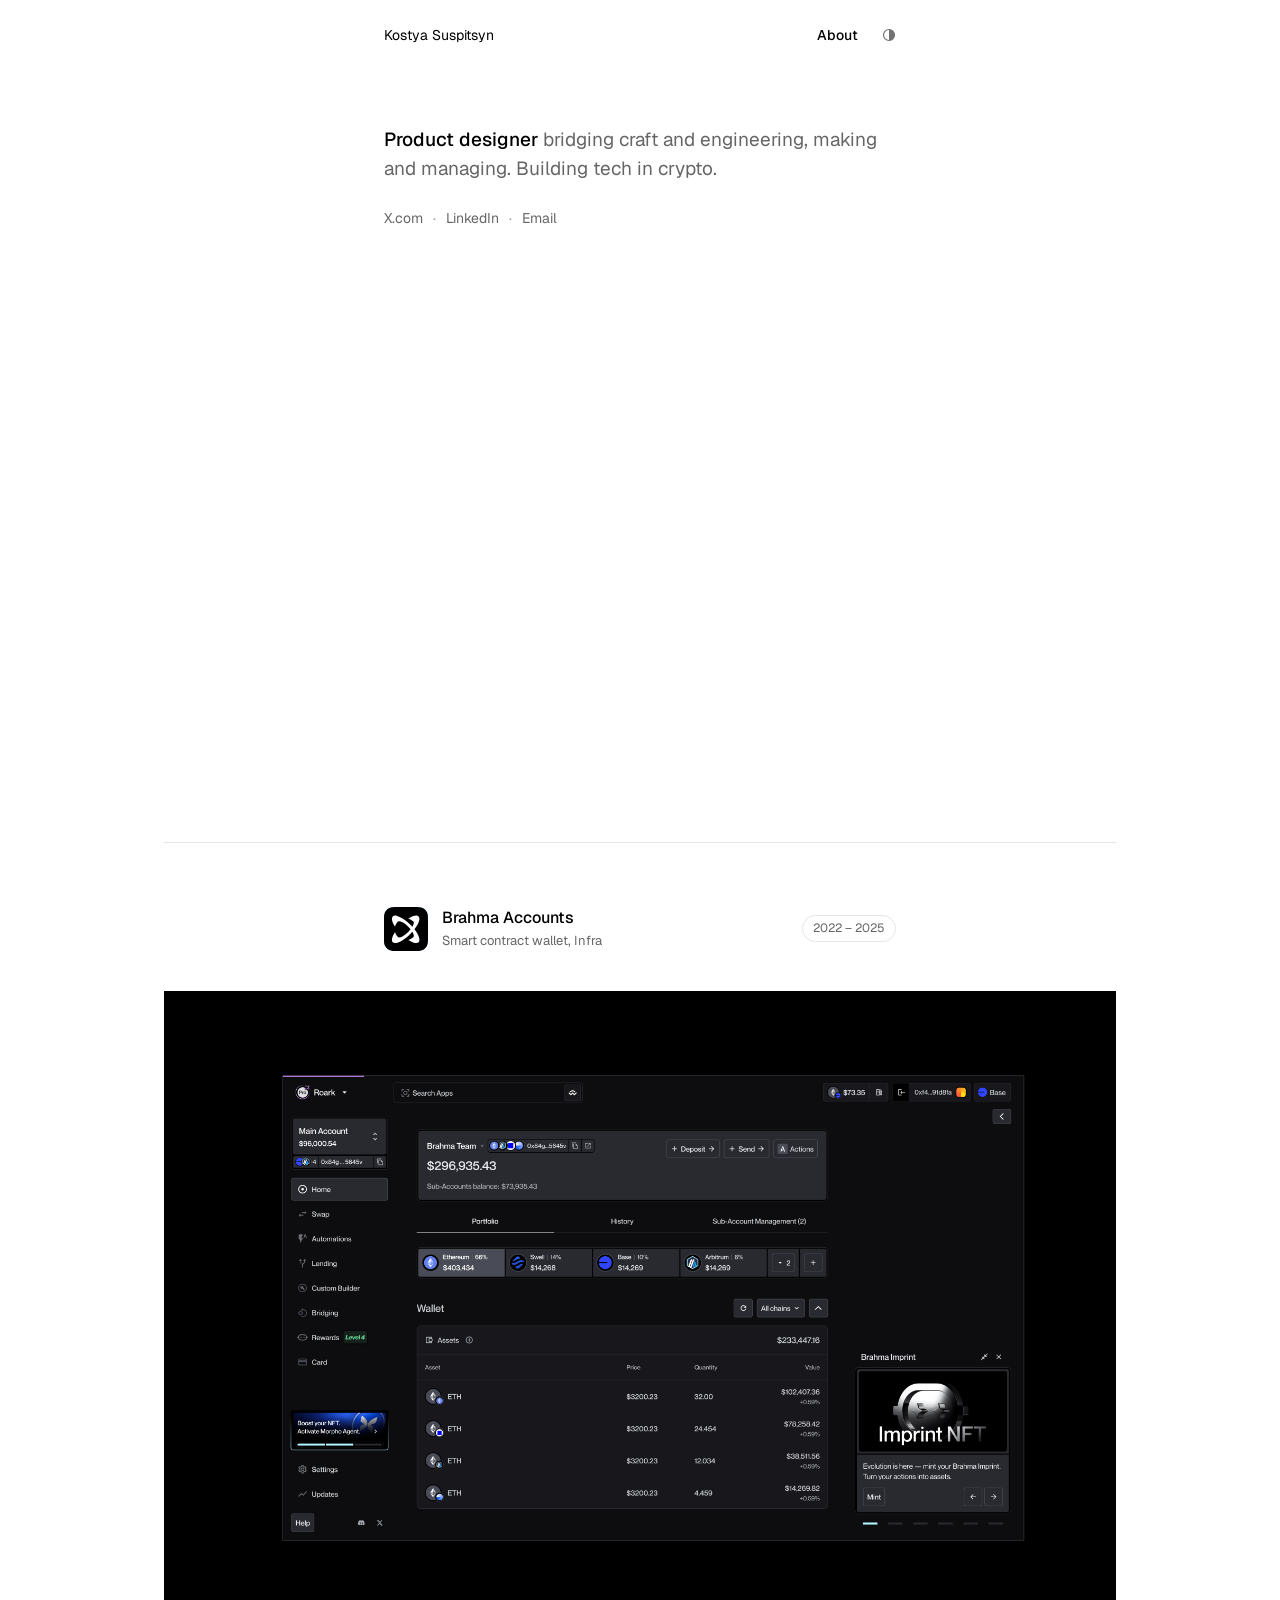
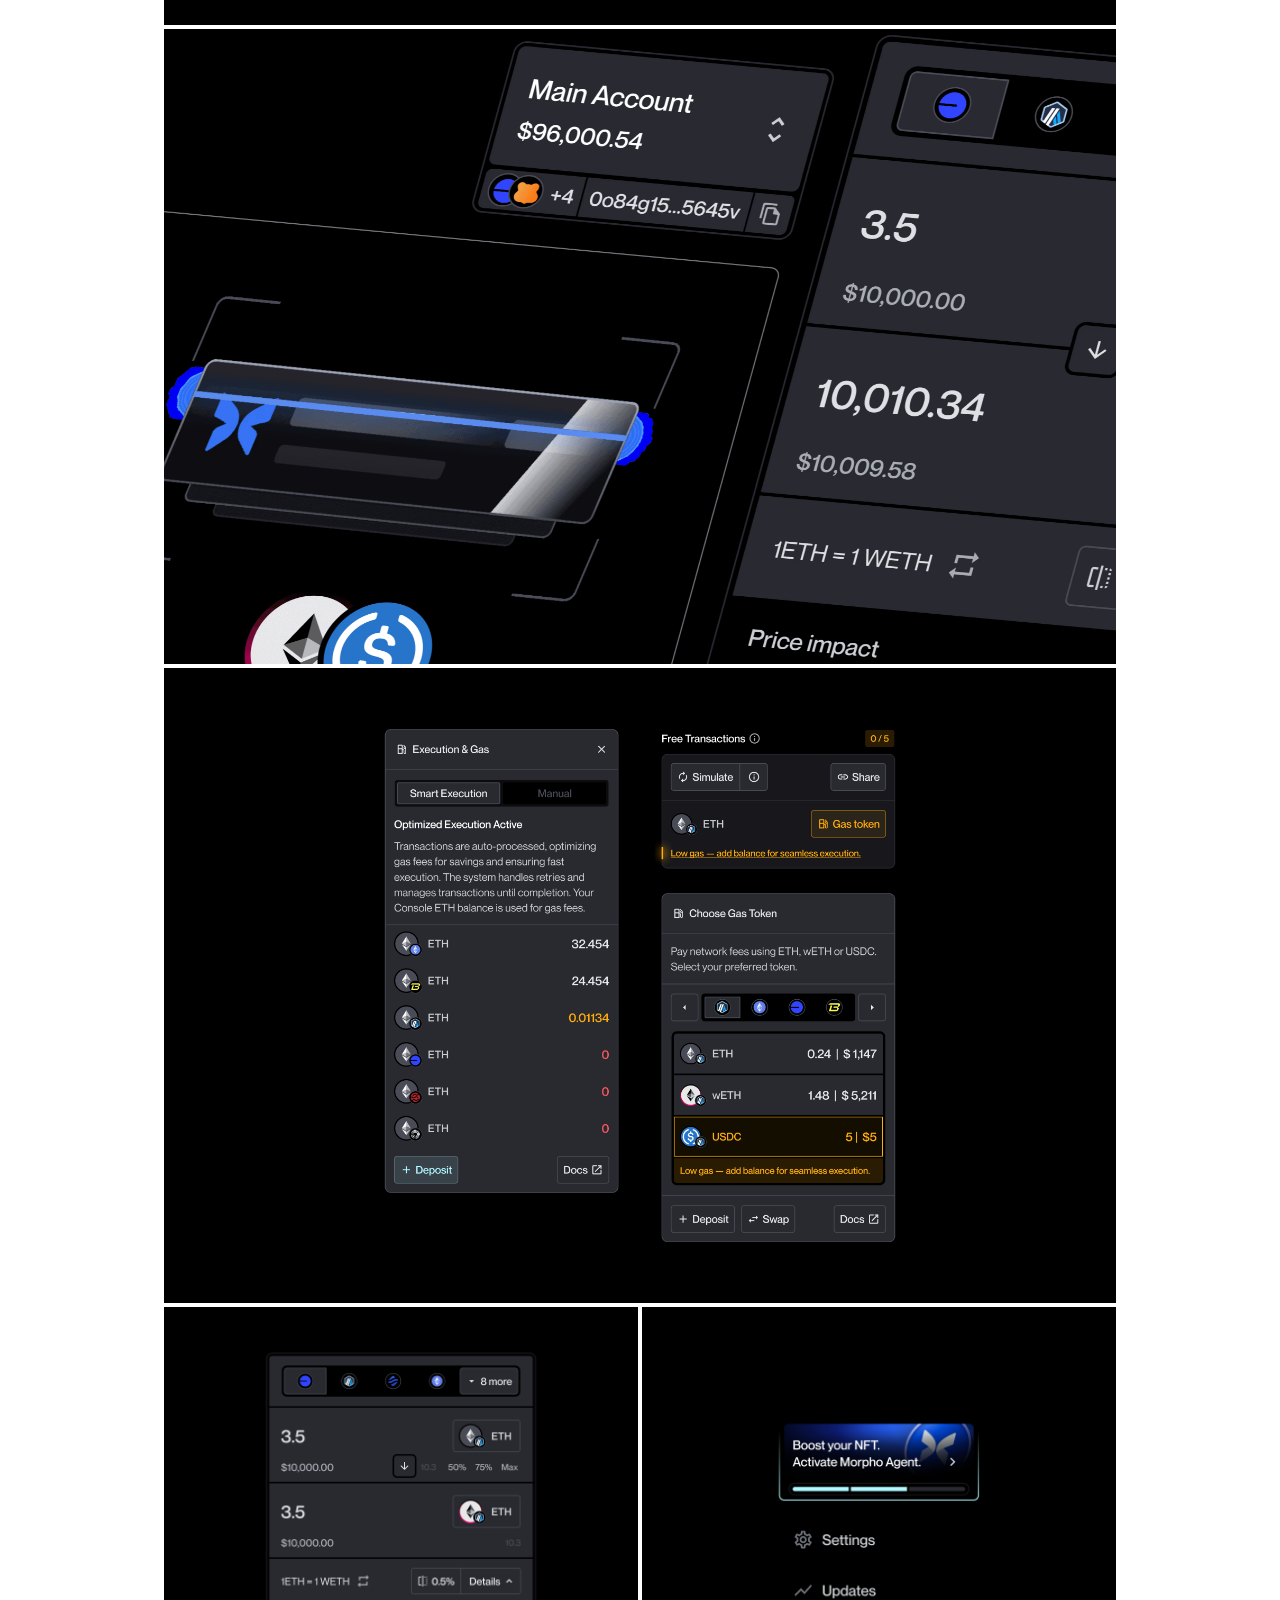
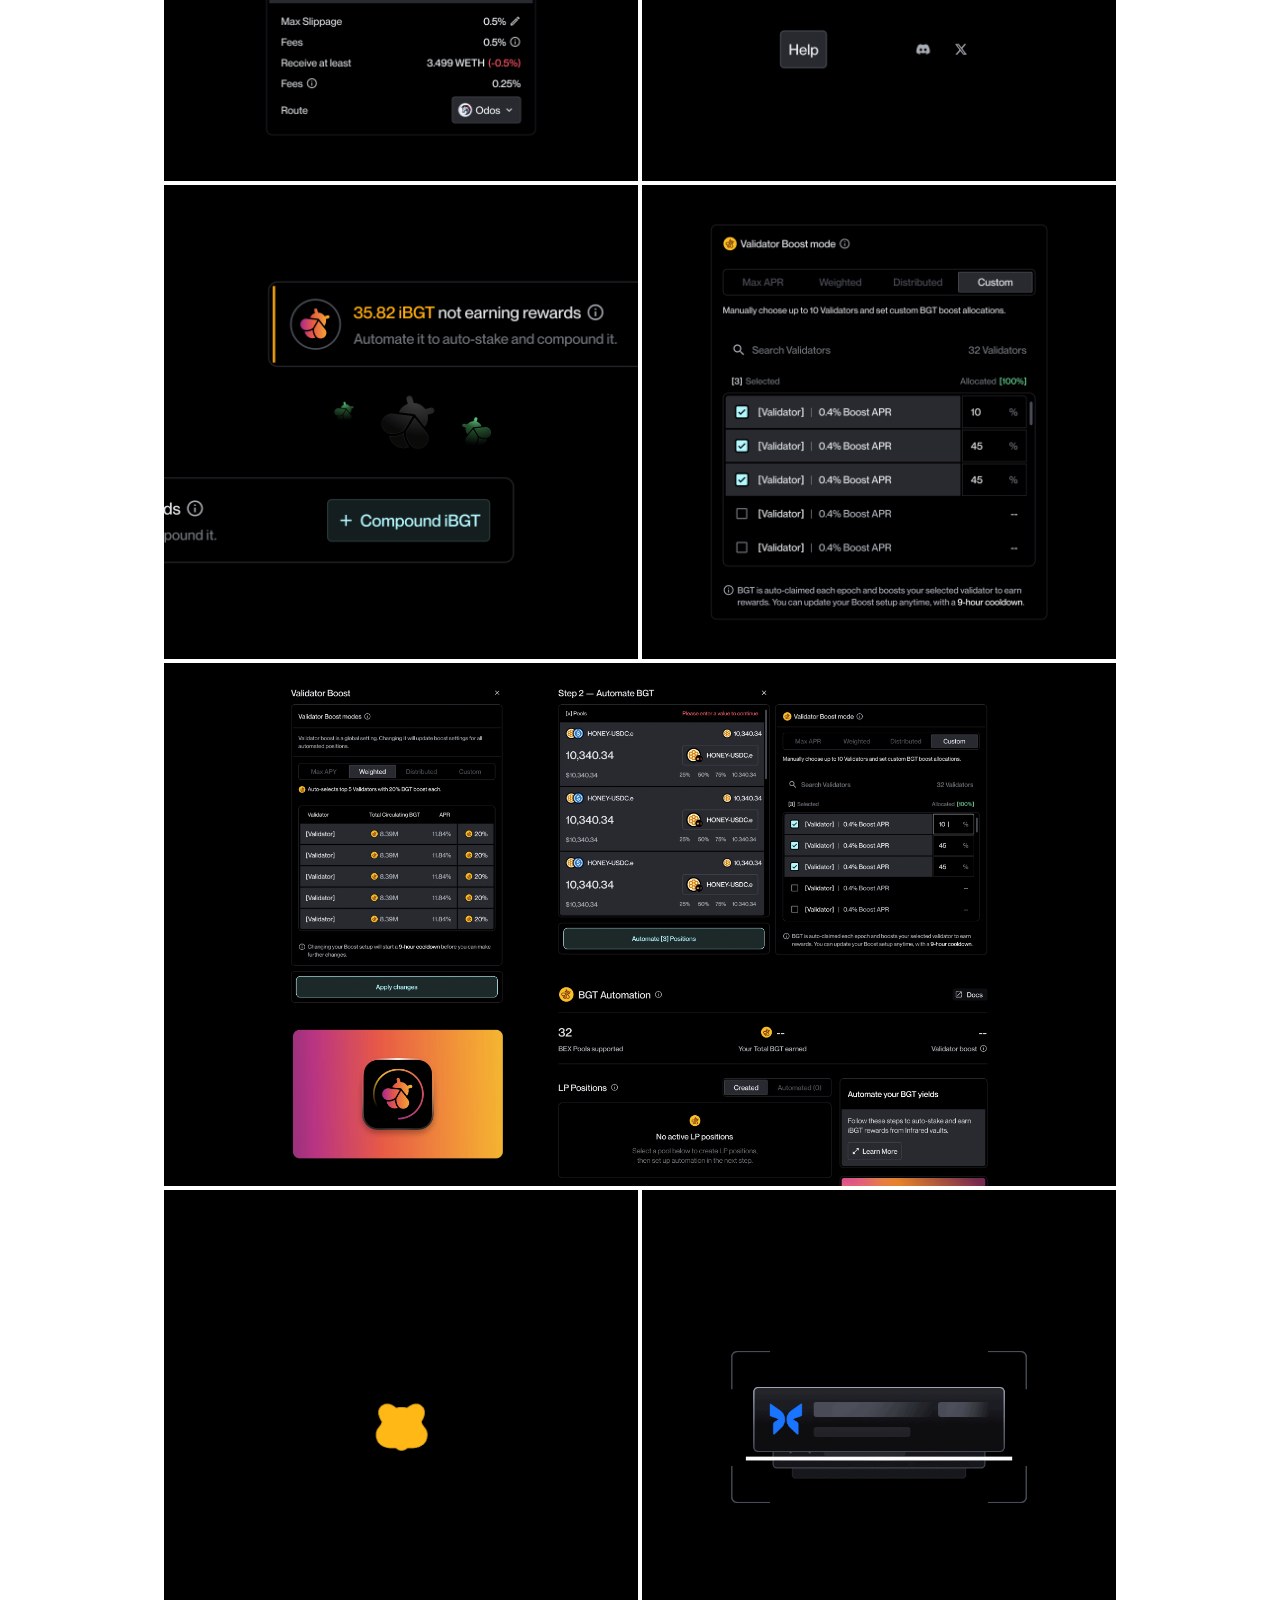
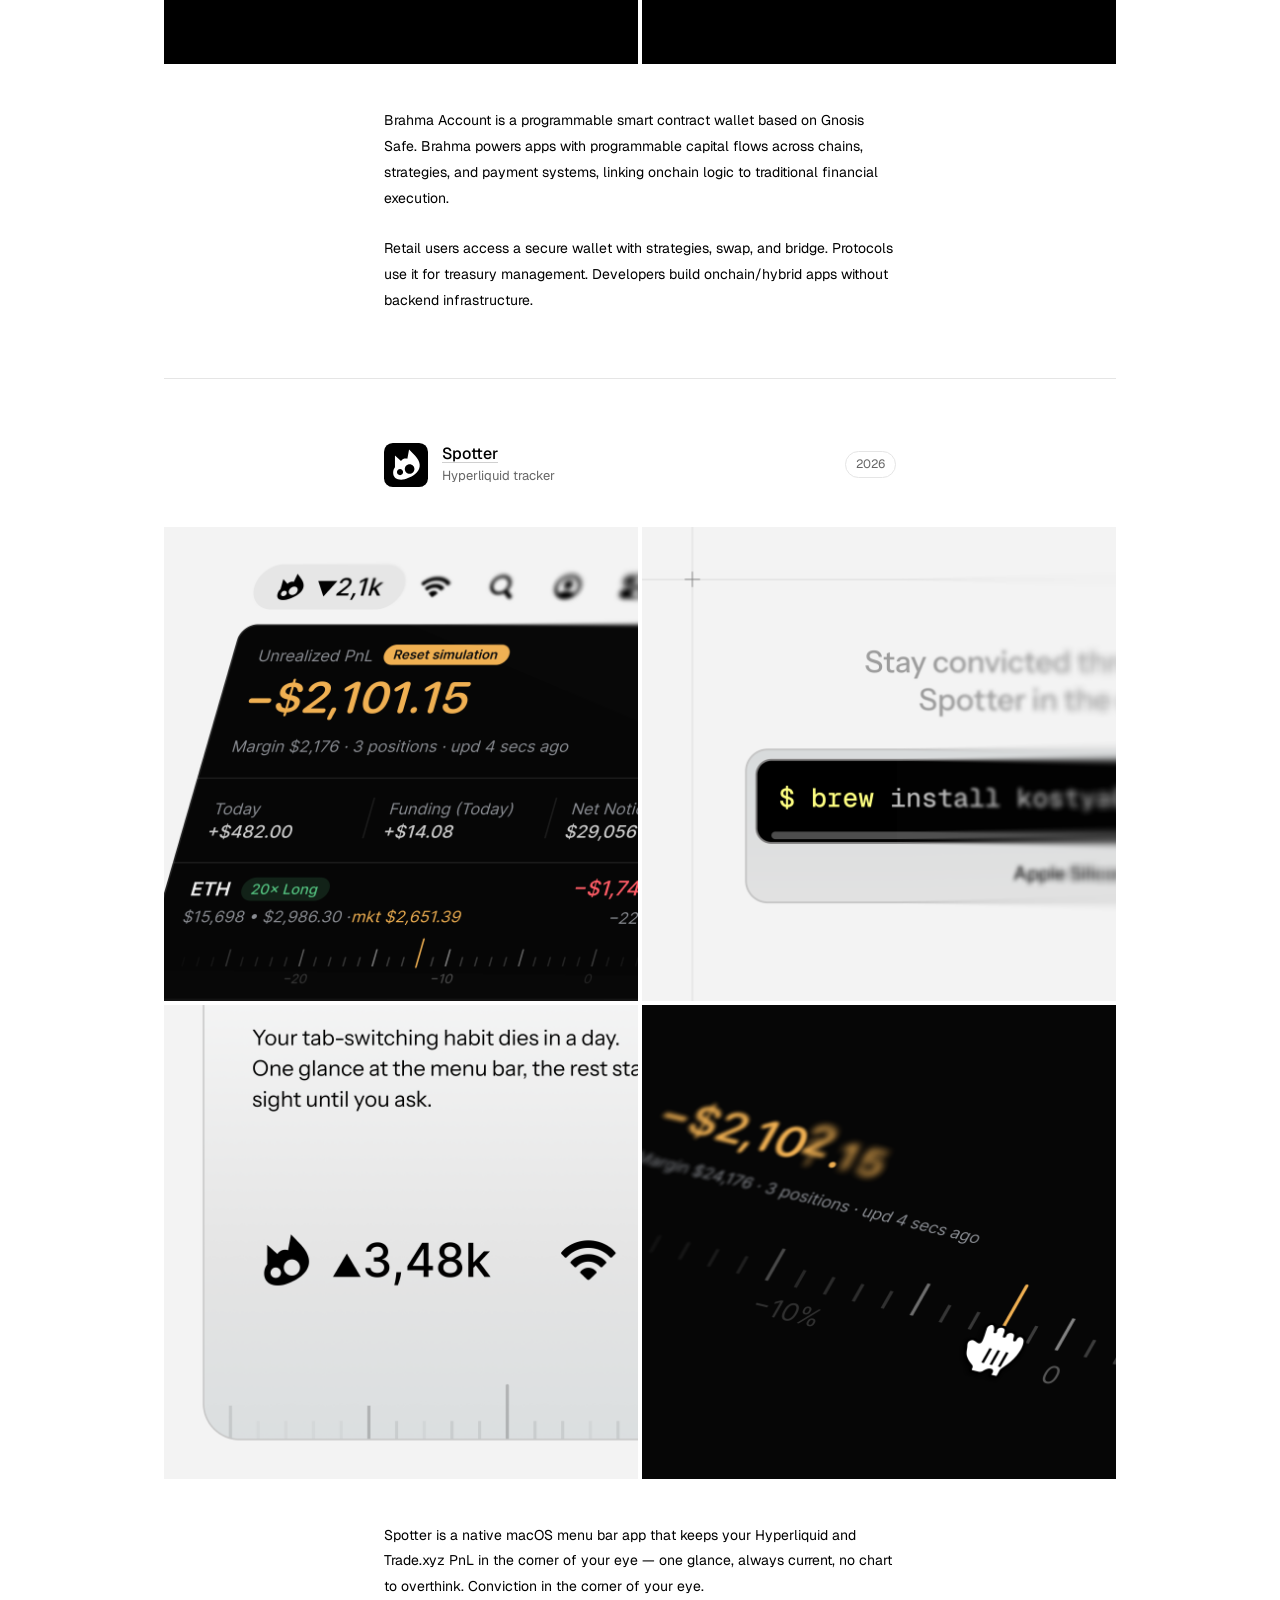
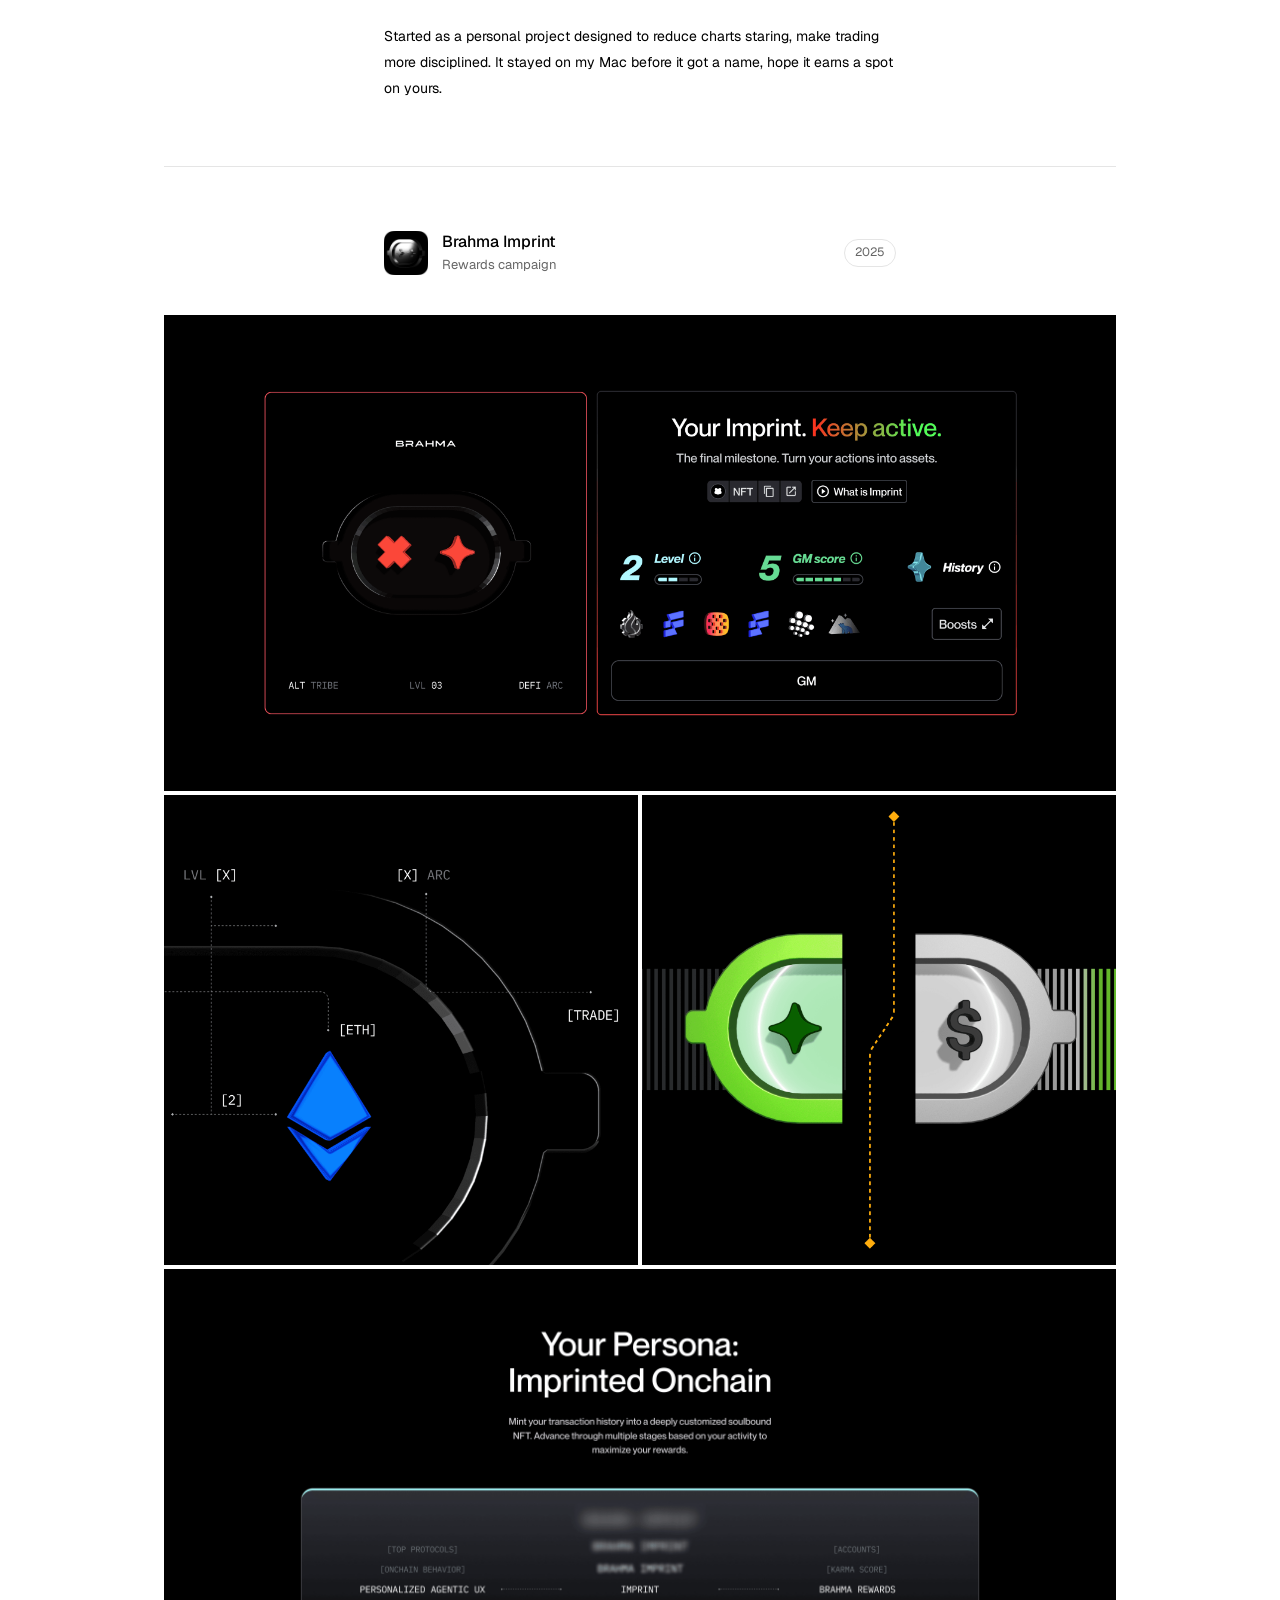
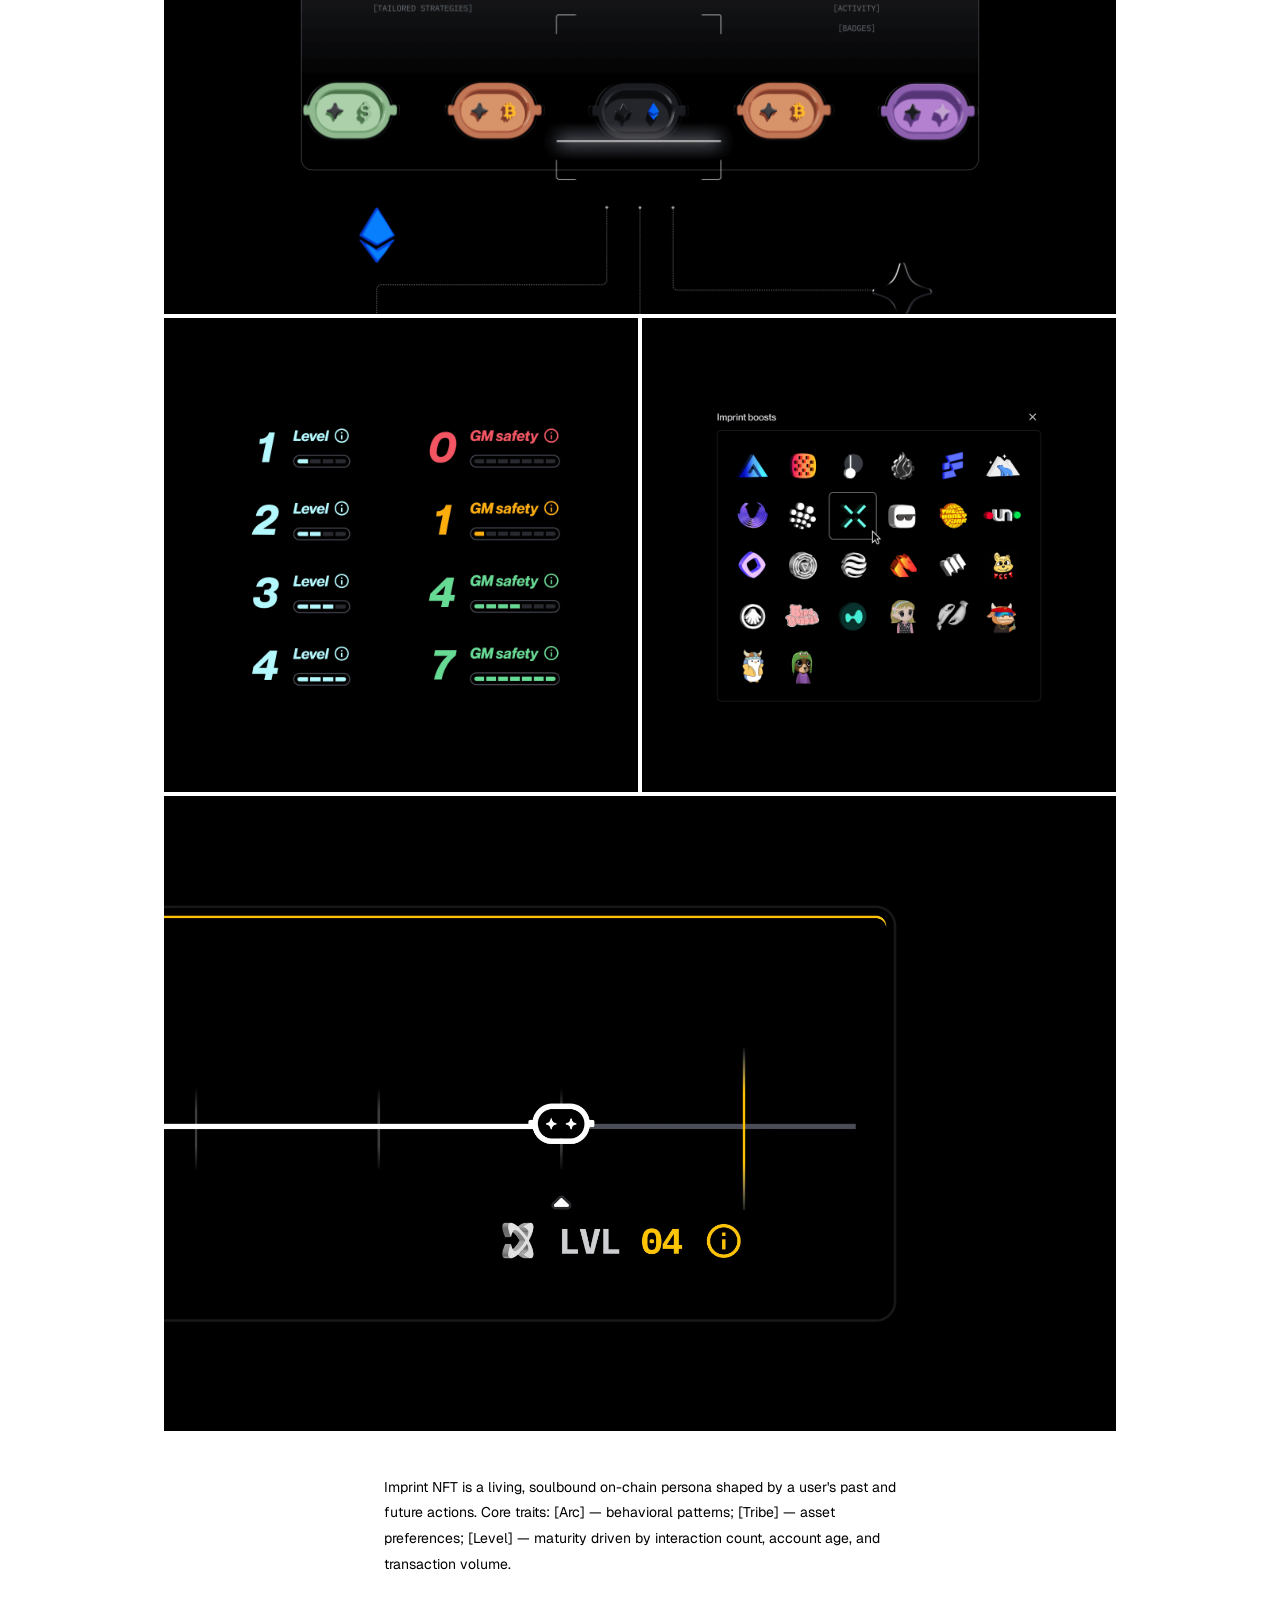
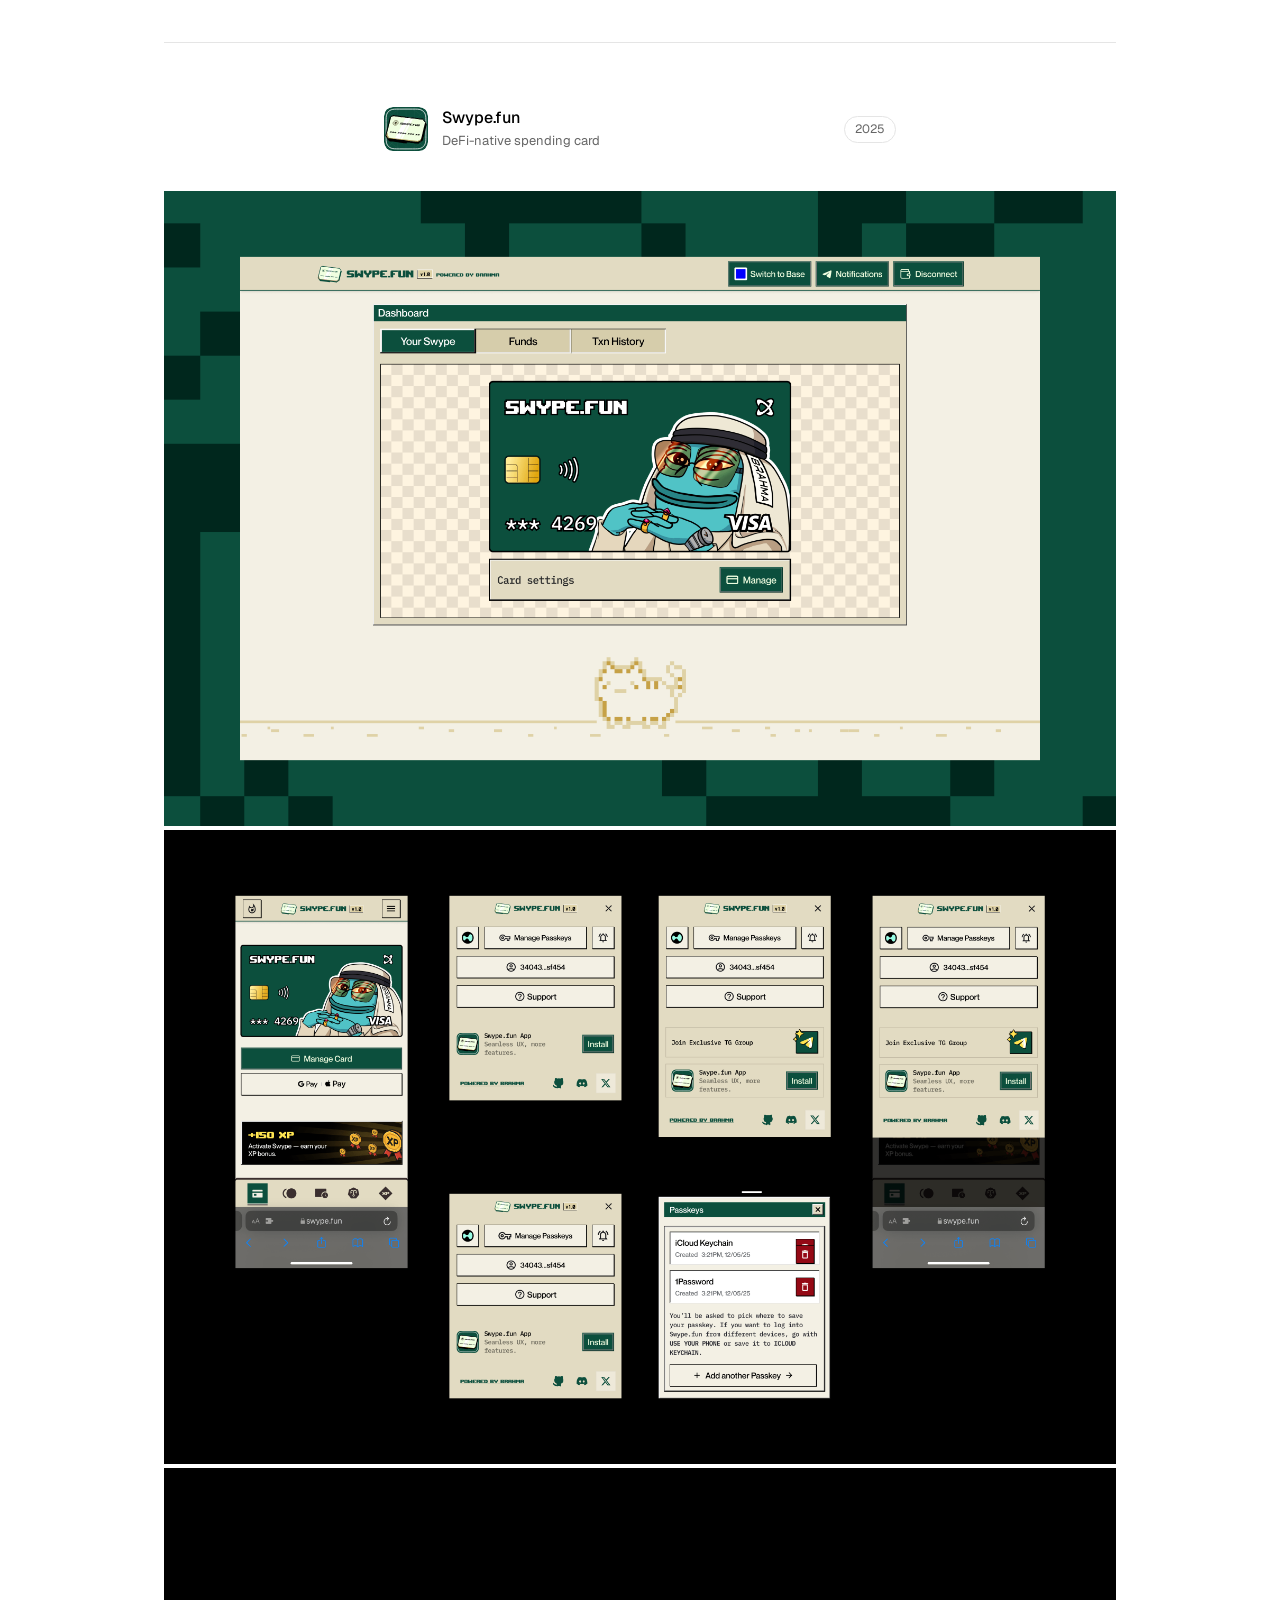
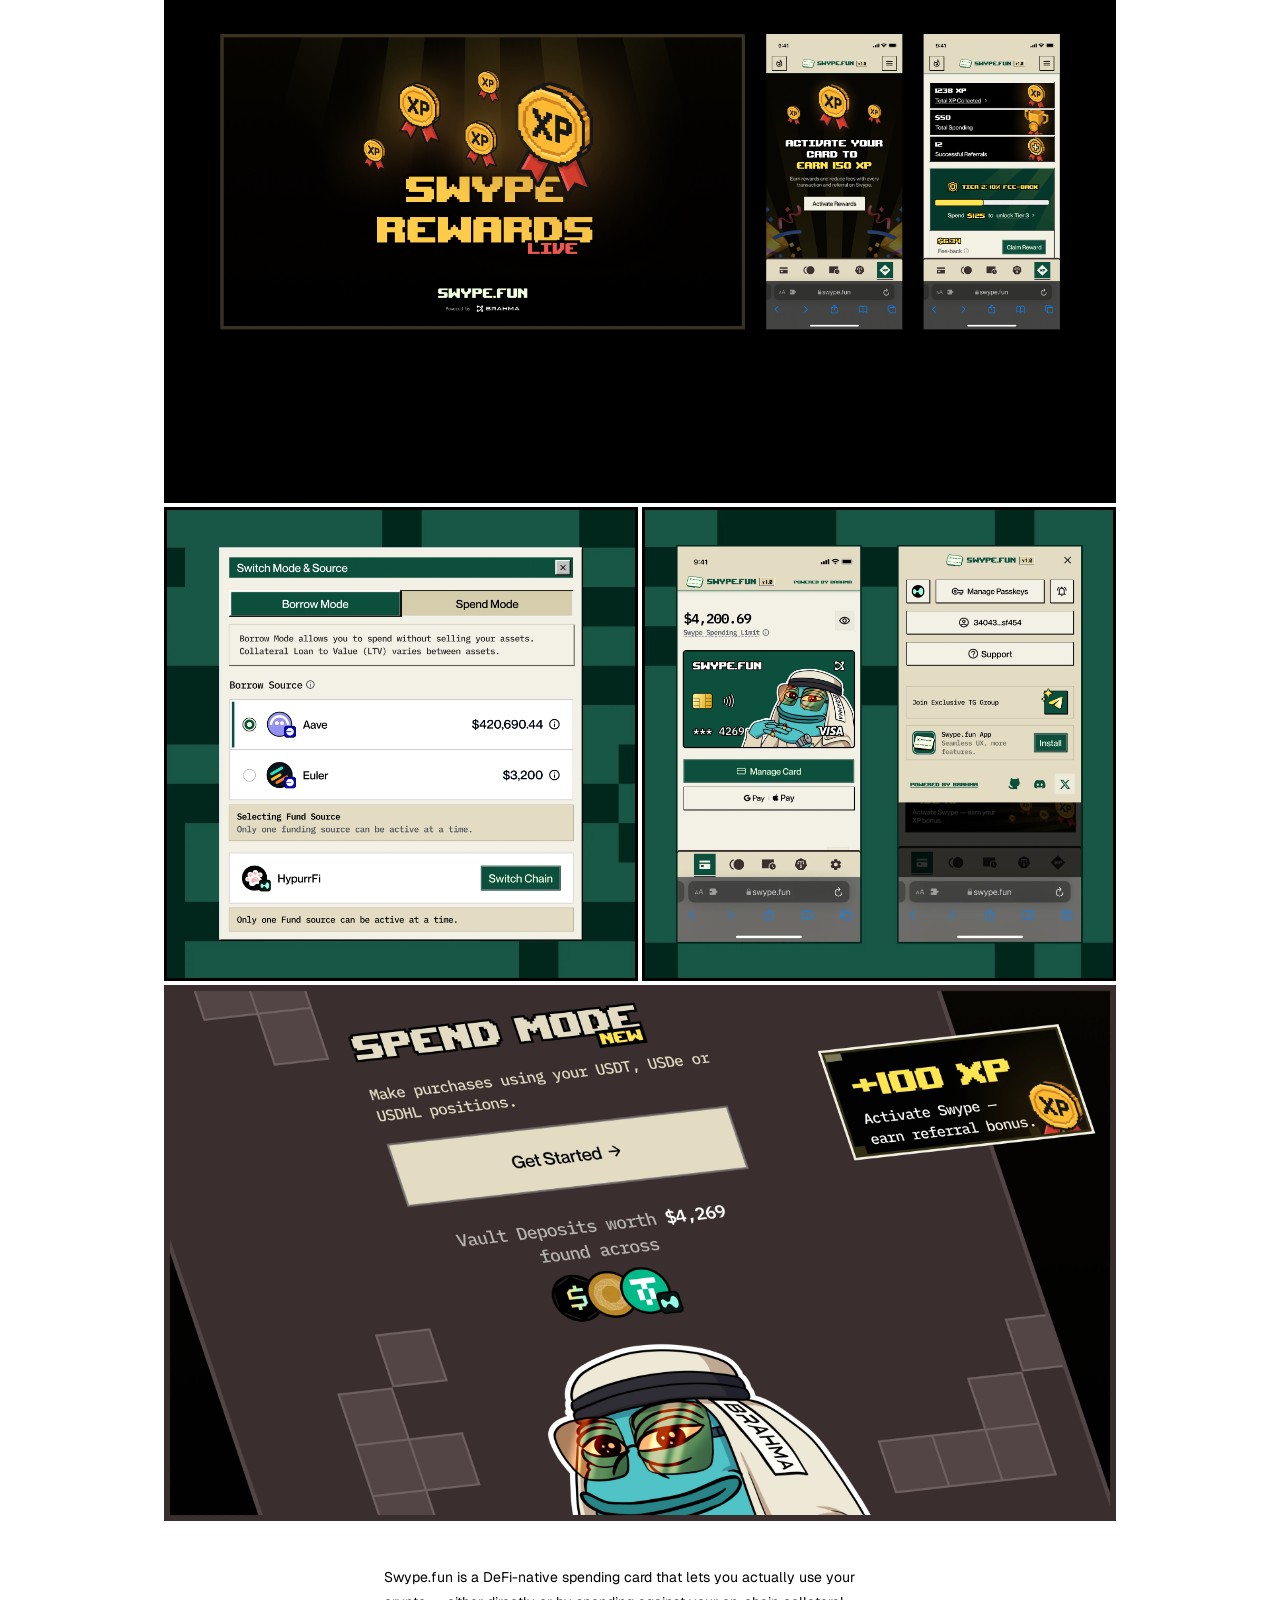
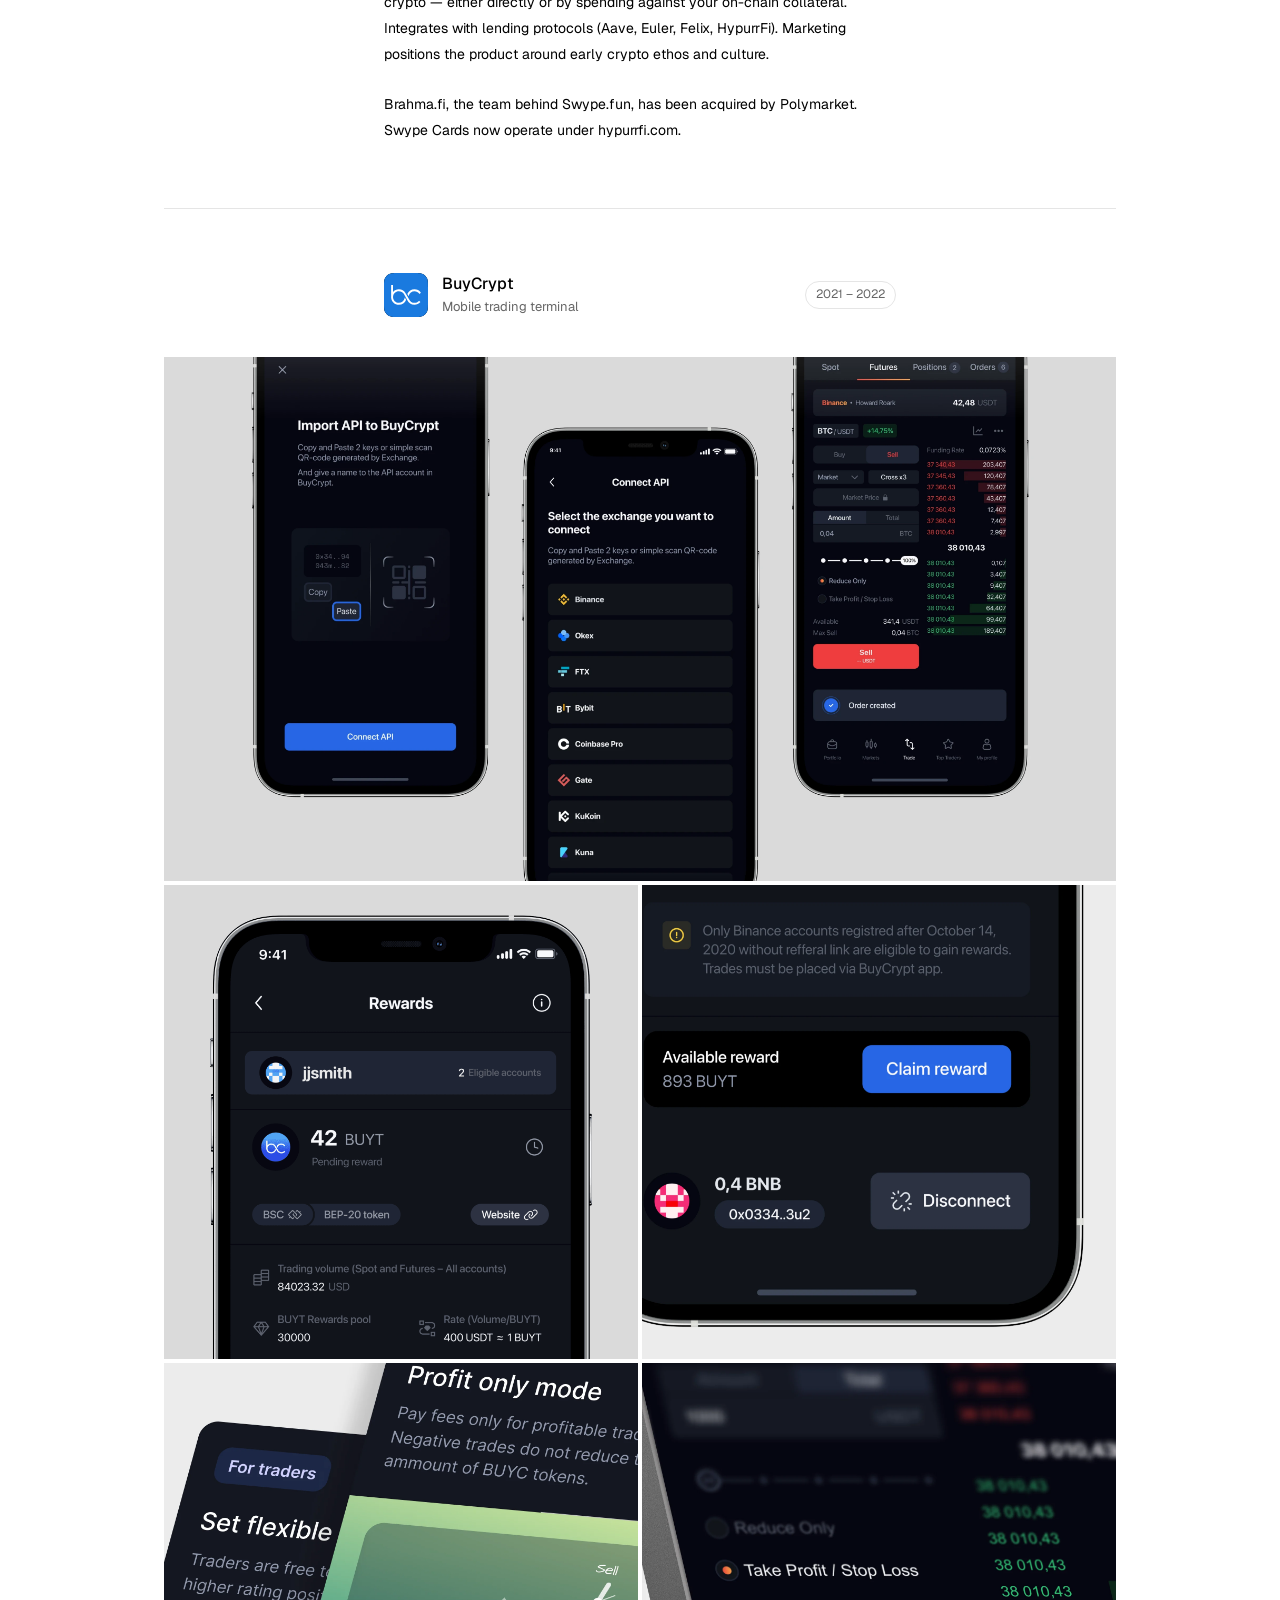
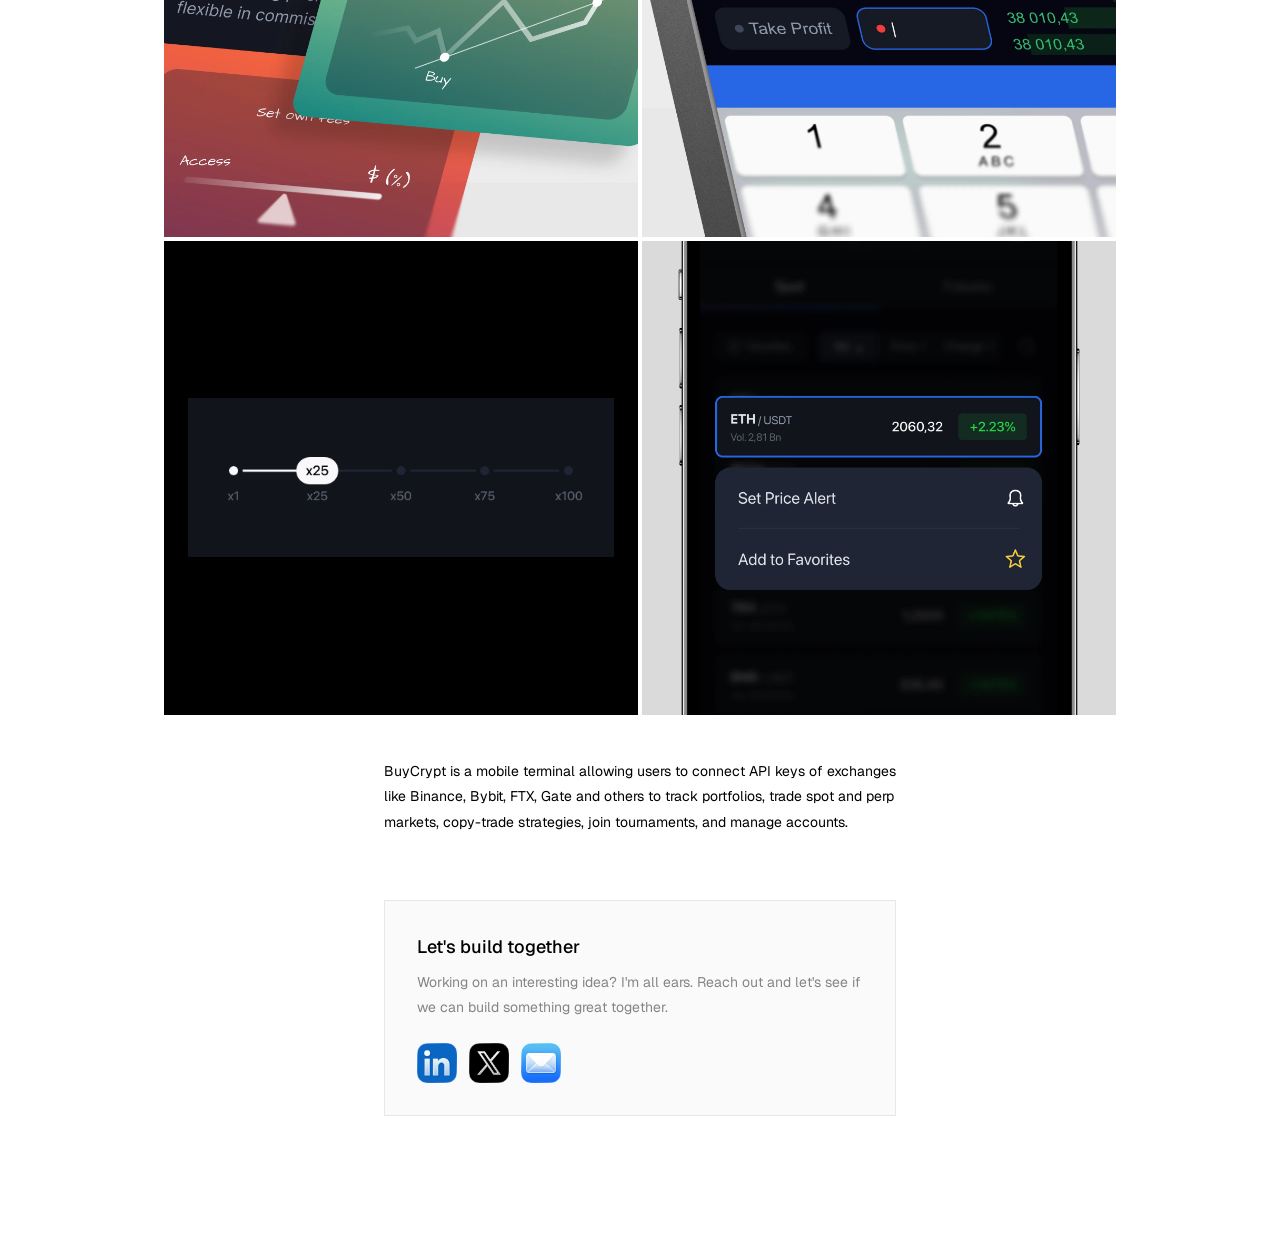
<file: index.html>
<!DOCTYPE html>
<html lang="en" dir="ltr">
<head>
  <meta charset="utf-8">
  <meta name="viewport" content="width=device-width, initial-scale=1">
  <title>Kostya Suspitsyn. Product Designer for [crypto]</title>
  <meta name="description" content="Building things on the internet. Design partner bridging craft and engineering across trading, onboarding, and transaction flows at Brahma (acq. by Polymarket).">

  <!-- Favicon -->
  <link rel="icon" href="assets/images/favicon-light.svg" media="(prefers-color-scheme: light)">
  <link rel="icon" href="assets/images/favicon-dark.svg" media="(prefers-color-scheme: dark)">

  <!-- Open Graph -->
  <meta property="og:type" content="website">
  <meta property="og:url" content="https://kostya0x.com/">
  <meta property="og:title" content="Kostya Suspitsyn. Product Designer for [crypto]">
  <meta property="og:description" content="Building things on the internet. Design partner bridging craft and engineering across trading, onboarding, and transaction flows at Brahma (acq. by Polymarket).">
  <meta property="og:image" content="assets/images/og-image.png">

  <!-- Twitter -->
  <meta name="twitter:card" content="summary_large_image">
  <meta name="twitter:title" content="Kostya Suspitsyn. Product Designer for [crypto]">
  <meta name="twitter:description" content="Building things on the internet. Design partner bridging craft and engineering across trading, onboarding, and transaction flows at Brahma (acq. by Polymarket).">
  <meta name="twitter:image" content="assets/images/og-image.png">

  <link rel="stylesheet" href="styles.css">
  <script>
    (function(){if(localStorage.getItem('theme')==='dark')document.documentElement.setAttribute('data-theme','dark');})();
  </script>
</head>
<body>

  <div class="page-wrap">

    <!-- Hero (reversed, full first viewport) -->
    <section class="hero">
      <!-- Nav -->
      <nav class="nav nav--home">
        <a href="/" class="nav-name">Kostya Suspitsyn</a>
        <div class="nav-links">
          <a href="/about">About</a>
          <button class="theme-btn" id="theme-btn" aria-label="Toggle theme" title="Toggle theme">
            <svg width="14" height="14" viewBox="0 0 14 14" fill="none" xmlns="http://www.w3.org/2000/svg">
              <circle cx="7" cy="7" r="5.5" stroke="currentColor" stroke-width="1.2"/>
              <path d="M7 1.5 A5.5 5.5 0 0 1 7 12.5 Z" fill="currentColor"/>
            </svg>
          </button>
        </div>
      </nav>

      <div class="hero-inner">
        <div class="hero-content">
          <p class="hero-copy"><span class="hero-strong">Product designer</span> bridging craft and engineering, making and managing. Building tech in crypto.</p>
          <div class="hero-socials">
            <a href="https://x.com/roark_0x" target="_blank" rel="noopener">X.com</a>
            <a href="https://linkedin.com/in/kostya-suspitsyn/" target="_blank" rel="noopener">LinkedIn</a>
            <a href="mailto:constantine.suspitsyn@gmail.com">Email</a>
          </div>
        </div>
      </div>
    </section>

    <!-- Project Snippets -->
    <section class="snippets-section">
      <div class="snippets-video">
        <video autoplay muted loop playsinline>
          <source src="assets/images/bg-video.mp4" type="video/mp4">
        </video>
      </div>
    </section>

    <!-- Project 1: Brahma Accounts -->
    <section class="project">
      <div class="project-header">
        <div class="project-meta">
          <img class="project-icon" src="assets/images/Brahma.svg" alt="Brahma icon" width="44" height="44" loading="lazy">
          <div class="project-meta-text">
            <h2 class="project-title">Brahma Accounts</h2>
            <p class="project-tagline">Smart contract wallet, Infra</p>
          </div>
          <span class="project-year">2022 – 2025</span>
        </div>
      </div>

      <div class="project-desc-grid">
        <p class="project-desc">Brahma Account is a programmable smart contract wallet based on Gnosis Safe. Brahma powers apps with programmable capital flows across chains, strategies, and payment systems, linking onchain logic to traditional financial execution.</p>
        <p class="project-desc">Retail users access a secure wallet with strategies, swap, and bridge. Protocols use it for treasury management. Developers build onchain/hybrid apps without backend infrastructure.</p>
      </div>

      <!-- Full width -->
      <div class="img-single">
        <img src="assets/images/Brahma-Account-1.png" alt="Brahma Accounts" loading="lazy">
      </div>

      <div class="img-single">
        <img src="assets/images/Brahma-Account-2.png" alt="Brahma Accounts" loading="lazy">
      </div>

      <div class="img-single">
        <img src="assets/images/Brahma-Account-3.png" alt="Brahma Accounts" loading="lazy">
      </div>

      <!-- 2x2 tile -->
      <div class="img-grid-2">
        <img src="assets/images/Brahma-Account-6.png" alt="Brahma Accounts" loading="lazy">
        <img src="assets/images/Brahma-Account-7.png" alt="Brahma Accounts" loading="lazy">
        <img src="assets/images/Brahma-Account-8.png" alt="Brahma Accounts" loading="lazy">
        <img src="assets/images/Brahma-Account-9.png" alt="Brahma Accounts" loading="lazy">
      </div>

      <!-- Full width -->
      <div class="img-single">
        <img src="assets/images/brahma-accounts-8.webp" alt="Brahma Accounts — automation UI" loading="lazy">
      </div>

      <!-- 2-col: loader GIFs -->
      <div class="img-grid-2">
        <div class="gif-black-wrap">
          <img src="assets/images/brahma-accounts-6.gif" alt="Berachain loader animation" loading="lazy">
        </div>
        <div class="gif-black-wrap gif-black-wrap--lg">
          <img src="assets/images/brahma-accounts-7.gif" alt="Morpho loader animation" loading="lazy">
        </div>
      </div>
    </section>

    <!-- Project: Spotter -->
    <section class="project">
      <div class="project-header">
        <div class="project-meta">
          <img class="project-icon" src="assets/images/Spotter.svg" alt="Spotter icon" width="44" height="44" loading="lazy">
          <div class="project-meta-text">
            <h2 class="project-title"><a href="https://spotterapp.xyz" target="_blank" rel="noopener">Spotter</a></h2>
            <p class="project-tagline">Hyperliquid tracker</p>
          </div>
          <span class="project-year">2026</span>
        </div>
      </div>

      <div class="project-desc-grid">
        <p class="project-desc">Spotter is a native macOS menu bar app that keeps your Hyperliquid and Trade.xyz PnL in the corner of your eye — one glance, always current, no chart to overthink. Conviction in the corner of your eye.</p>
        <p class="project-desc">Started as a personal project designed to reduce charts staring, make trading more disciplined. It stayed on my Mac before it got a name, hope it earns a spot on yours.</p>
      </div>

      <!-- 2x2 tile -->
      <div class="img-grid-2">
        <img src="assets/images/Spotter-Frame-5.png" alt="Spotter — detail view" loading="lazy">
        <img src="assets/images/Spotter-Frame-6.png" alt="Spotter — detail view" loading="lazy">
        <img src="assets/images/Spotter-Frame-7.png" alt="Spotter — detail view" loading="lazy">
        <img src="assets/images/Spotter-Frame-8.png" alt="Spotter — detail view" loading="lazy">
      </div>
    </section>

    <!-- Project 2: Brahma Imprint -->
    <section class="project">
      <div class="project-header">
        <div class="project-meta">
          <img class="project-icon" src="assets/images/imprint@2x.jpg" alt="Imprint icon" width="44" height="44" loading="lazy">
          <div class="project-meta-text">
            <h2 class="project-title">Brahma Imprint</h2>
            <p class="project-tagline">Rewards campaign</p>
          </div>
          <span class="project-year">2025</span>
        </div>
      </div>

      <p class="project-desc">Imprint NFT is a living, soulbound on-chain persona shaped by a user's past and future actions. Core traits: [Arc] — behavioral patterns; [Tribe] — asset preferences; [Level] — maturity driven by interaction count, account age, and transaction volume.</p>

      <!-- Full width hero -->
      <div class="img-single">
        <img src="assets/images/imprint-1.png" alt="Brahma Imprint — hero" loading="lazy">
      </div>

      <!-- 2-col: Arc + Tribe traits -->
      <div class="img-grid-2">
        <img src="assets/images/imprint-2.png" alt="Imprint — Arc trait" loading="lazy">
        <img src="assets/images/imprint-3.png" alt="Imprint — Tribe trait" loading="lazy">
      </div>
      <!-- full-width: Level trait -->
      <div class="img-single">
        <img src="assets/images/imprint-4.png" alt="Imprint — Level trait" loading="lazy">
      </div>

      <!-- 2-col: detail views -->
      <div class="img-grid-2">
        <img src="assets/images/imprint-6.webp" alt="Imprint — detail 2" loading="lazy">
        <img src="assets/images/imprint-7.webp" alt="Imprint — detail 3" loading="lazy">
      </div>
      <div class="img-single">
        <img src="assets/images/imprint-5.webp" alt="Imprint — detail 1" loading="lazy">
      </div>
    </section>

    <!-- Project 3: Swype.fun -->
    <section class="project">
      <div class="project-header">
        <div class="project-meta">
          <img class="project-icon" src="assets/images/Swype.svg" alt="Swype icon" width="44" height="44" loading="lazy">
          <div class="project-meta-text">
            <h2 class="project-title">Swype.fun</h2>
            <p class="project-tagline">DeFi-native spending card</p>
          </div>
          <span class="project-year">2025</span>
        </div>
      </div>

      <div class="project-desc-grid">
        <p class="project-desc">Swype.fun is a DeFi-native spending card that lets you actually use your crypto — either directly or by spending against your on-chain collateral. Integrates with lending protocols (Aave, Euler, Felix, HypurrFi). Marketing positions the product around early crypto ethos and culture.</p>
        <p class="project-desc">Brahma.fi, the team behind Swype.fun, has been acquired by Polymarket. Swype Cards now operate under hypurrfi.com.</p>
      </div>

      <!-- Full width -->
      <div class="img-single">
        <img src="assets/images/Brahma-Swype-1.png" alt="Swype.fun" loading="lazy">
      </div>

      <div class="img-single">
        <img src="assets/images/Brahma-Swype-2.png" alt="Swype.fun" loading="lazy">
      </div>

      <div class="img-single">
        <img src="assets/images/Brahma-Swype-3.png" alt="Swype.fun" loading="lazy">
      </div>

      <!-- 2-col: modals + dashboard -->
      <div class="img-grid-2">
        <img src="assets/images/swype-1.webp" alt="Swype — card modes" loading="lazy">
        <img src="assets/images/swype-2.webp" alt="Swype — PWA dashboard" loading="lazy">
      </div>

      <!-- Full width -->
      <div class="img-single">
        <img src="assets/images/swype-3.webp" alt="Swype — spend mode" loading="lazy">
      </div>
    </section>

    <!-- Project 4: BuyCrypt -->
    <section class="project">
      <div class="project-header">
        <div class="project-meta">
          <img class="project-icon" src="assets/images/BuyCrypt.svg" alt="BuyCrypt icon" width="44" height="44" loading="lazy">
          <div class="project-meta-text">
            <h2 class="project-title">BuyCrypt</h2>
            <p class="project-tagline">Mobile trading terminal</p>
          </div>
          <span class="project-year">2021 – 2022</span>
        </div>
      </div>

      <p class="project-desc">BuyCrypt is a mobile terminal allowing users to connect API keys of exchanges like Binance, Bybit, FTX, Gate and others to track portfolios, trade spot and perp markets, copy-trade strategies, join tournaments, and manage accounts.</p>

      <!-- Full width -->
      <div class="img-single">
        <img src="assets/images/buycrypt-1.webp" alt="BuyCrypt — overview" loading="lazy">
      </div>

      <!-- 2-col: onboarding + trading -->
      <div class="img-grid-2">
        <img src="assets/images/buycrypt-2.png" alt="BuyCrypt — onboarding" loading="lazy">
        <img src="assets/images/buycrypt-3.webp" alt="BuyCrypt — trading tab" loading="lazy">
      </div>

      <!-- 2-col -->
      <div class="img-grid-2">
        <img src="assets/images/buycrypt-4.webp" alt="BuyCrypt — portfolio" loading="lazy">
        <img src="assets/images/buycrypt-5.webp" alt="BuyCrypt — account" loading="lazy">
      </div>

      <!-- 2-col: GIF + detail -->
      <div class="img-grid-2">
        <div class="gif-black-wrap gif-black-wrap--xl">
          <img src="assets/images/buycrypt-6.gif" alt="BuyCrypt — leverage slider animation" loading="lazy">
        </div>
        <img src="assets/images/buycrypt-7.webp" alt="BuyCrypt — market quick actions" loading="lazy">
      </div>
    </section>

    <!-- CTA -->
    <section class="cta">
      <h2 class="cta-heading">Let's build together</h2>
      <p class="cta-desc">Working on an interesting idea? I'm all ears. Reach out and let's see if we can build something great together.</p>
      <div class="cta-links">
        <a href="https://linkedin.com/in/kostya-suspitsyn/" target="_blank" rel="noopener" aria-label="LinkedIn">
          <img src="assets/images/app-linkedin.png" alt="LinkedIn" width="40" height="40">
        </a>
        <a href="https://x.com/roark_0x" target="_blank" rel="noopener" aria-label="X">
          <img src="assets/images/app-x.png" alt="X" width="40" height="40">
        </a>
        <a href="mailto:constantine.suspitsyn@gmail.com" aria-label="Email">
          <img src="assets/images/app-mail.png" alt="Email" width="40" height="40">
        </a>
      </div>
    </section>

  </div><!-- /.page-wrap -->

  <footer class="site-footer">
  </footer>

<script src="theme.js"></script>
</body>
</html>
</file>
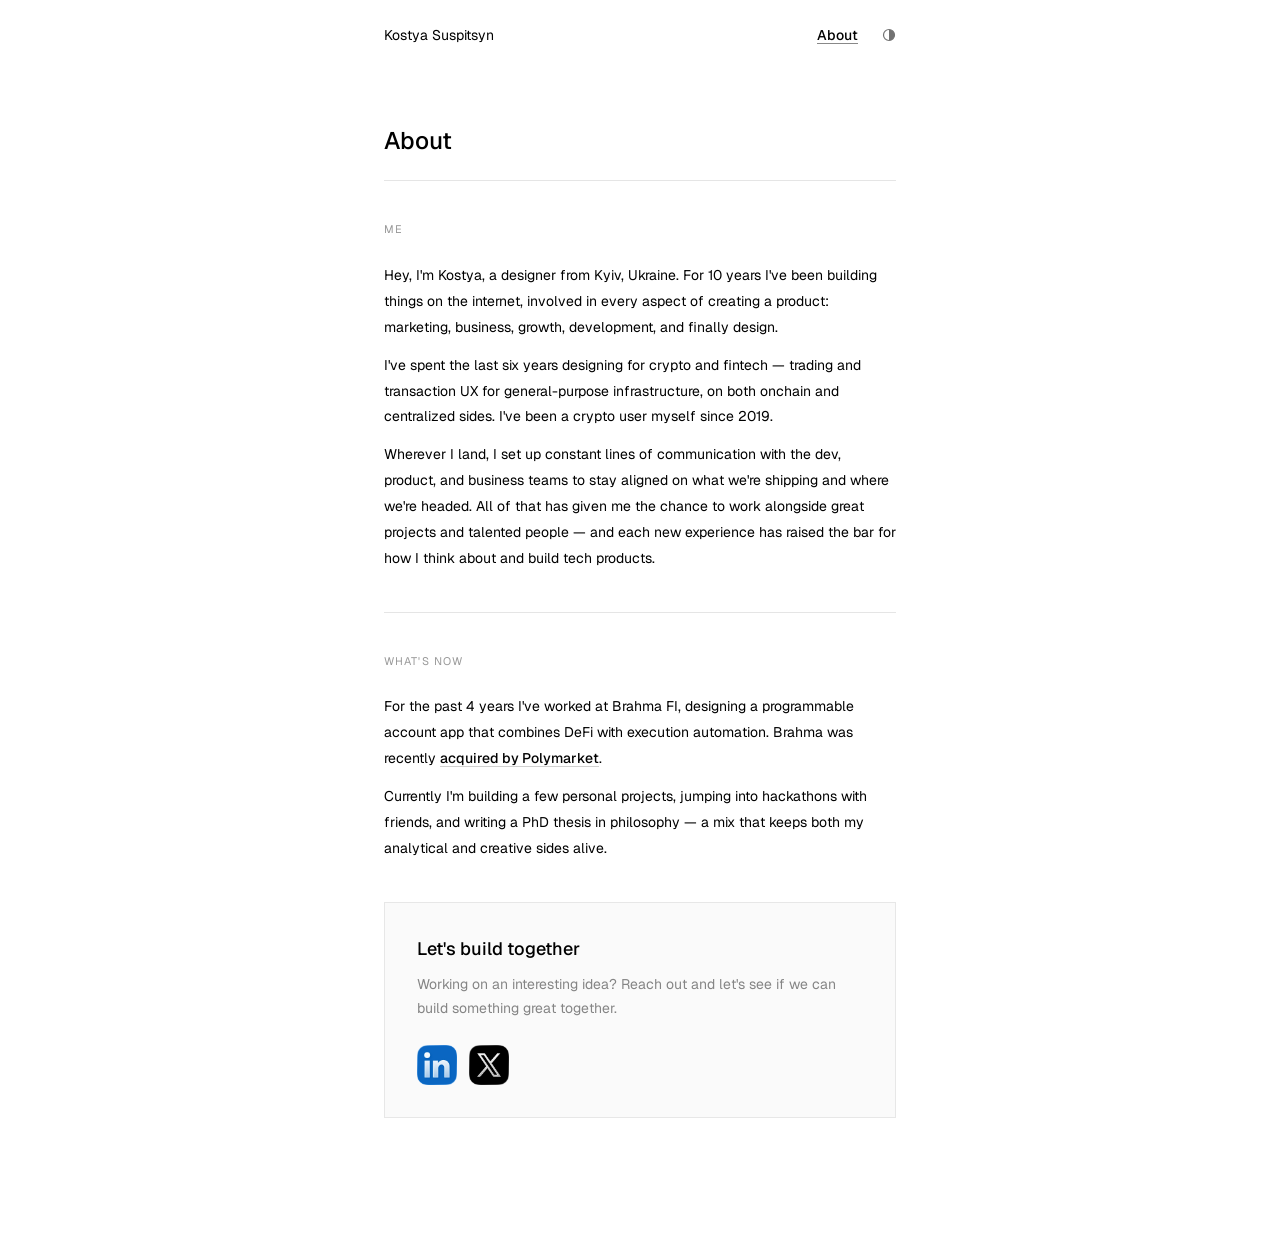
<file: about.html>
<!DOCTYPE html>
<html lang="en" dir="ltr">
<head>
  <meta charset="utf-8">
  <meta name="viewport" content="width=device-width, initial-scale=1">
  <title>About — Kostya Suspitsyn</title>
  <meta name="description" content="Senior product designer specializing in crypto and DeFi. Building products people genuinely want to use.">

  <!-- Favicon -->
  <link rel="icon" href="assets/images/favicon-light.svg" media="(prefers-color-scheme: light)">
  <link rel="icon" href="assets/images/favicon-dark.svg" media="(prefers-color-scheme: dark)">

  <!-- Open Graph -->
  <meta property="og:type" content="website">
  <meta property="og:url" content="https://kostya0x.com/about">
  <meta property="og:title" content="About — Kostya Suspitsyn">
  <meta property="og:description" content="Senior product designer specializing in crypto and DeFi. Building products people genuinely want to use.">
  <meta property="og:image" content="assets/images/og-image.png">

  <!-- Twitter -->
  <meta name="twitter:card" content="summary_large_image">
  <meta name="twitter:image" content="assets/images/og-image.png">

  <link rel="stylesheet" href="styles.css">
  <script>
    (function(){if(localStorage.getItem('theme')==='dark')document.documentElement.setAttribute('data-theme','dark');})();
  </script>
</head>
<body class="page-about">

  <div class="page-wrap">

    <!-- Nav -->
    <nav class="nav nav--home">
      <a href="/" class="nav-name">Kostya Suspitsyn</a>
      <div class="nav-links">
        <a href="/about" class="active">About</a>
        <button class="theme-btn" id="theme-btn" aria-label="Toggle theme" title="Toggle theme">
          <svg width="14" height="14" viewBox="0 0 14 14" fill="none" xmlns="http://www.w3.org/2000/svg">
            <circle cx="7" cy="7" r="5.5" stroke="currentColor" stroke-width="1.2"/>
            <path d="M7 1.5 A5.5 5.5 0 0 1 7 12.5 Z" fill="currentColor"/>
          </svg>
        </button>
      </div>
    </nav>

    <div class="about-body">

    <!-- Intro -->
    <section class="about-intro">
      <h1 class="page-heading">About</h1>
    </section>

    <!-- Sections -->
    <div class="about-sections">

      <div class="about-block">
        <p class="about-block-label">Me</p>
        <div class="about-block-text">
          <p>Hey, I'm Kostya, a designer from Kyiv, Ukraine. For 10 years I've been building things on the internet, involved in every aspect of creating a product: marketing, business, growth, development, and finally design.</p>
          <p>I've spent the last six years designing for crypto and fintech — trading and transaction UX for general-purpose infrastructure, on both onchain and centralized sides. I've been a crypto user myself since 2019.</p>
          <p>Wherever I land, I set up constant lines of communication with the dev, product, and business teams to stay aligned on what we're shipping and where we're headed. All of that has given me the chance to work alongside great projects and talented people — and each new experience has raised the bar for how I think about and build tech products.</p>
        </div>
      </div>

      <div class="about-block">
        <p class="about-block-label">What's now</p>
        <div class="about-block-text">
          <p>For the past 4 years I've worked at Brahma FI, designing a programmable account app that combines DeFi with execution automation. Brahma was recently <a href="https://fortune.com/2026/03/18/exclusive-polymarket-acquires-the-startup-brahma/" target="_blank" rel="noopener">acquired by Polymarket</a>.</p>
          <p>Currently I'm building a few personal projects, jumping into hackathons with friends, and writing a PhD thesis in philosophy — a mix that keeps both my analytical and creative sides alive.</p>
        </div>
      </div>

    </div>

    <!-- CTA -->
    <section class="cta">
      <h2 class="cta-heading">Let's build together</h2>
      <p class="cta-desc">Working on an interesting idea? Reach out and let's see if we can build something great together.</p>
      <div class="cta-links">
        <a href="https://linkedin.com/in/kostya-suspitsyn/" target="_blank" rel="noopener" aria-label="LinkedIn">
          <img src="assets/images/app-linkedin.png" alt="LinkedIn" width="40" height="40">
        </a>
        <a href="https://x.com/roark_0x" target="_blank" rel="noopener" aria-label="X">
          <img src="assets/images/app-x.png" alt="X" width="40" height="40">
        </a>
      </div>
    </section>

    </div><!-- /.about-body -->

  </div><!-- /.page-wrap -->

  <footer class="site-footer">
  </footer>

<script src="theme.js"></script>
</body>
</html>
</file>
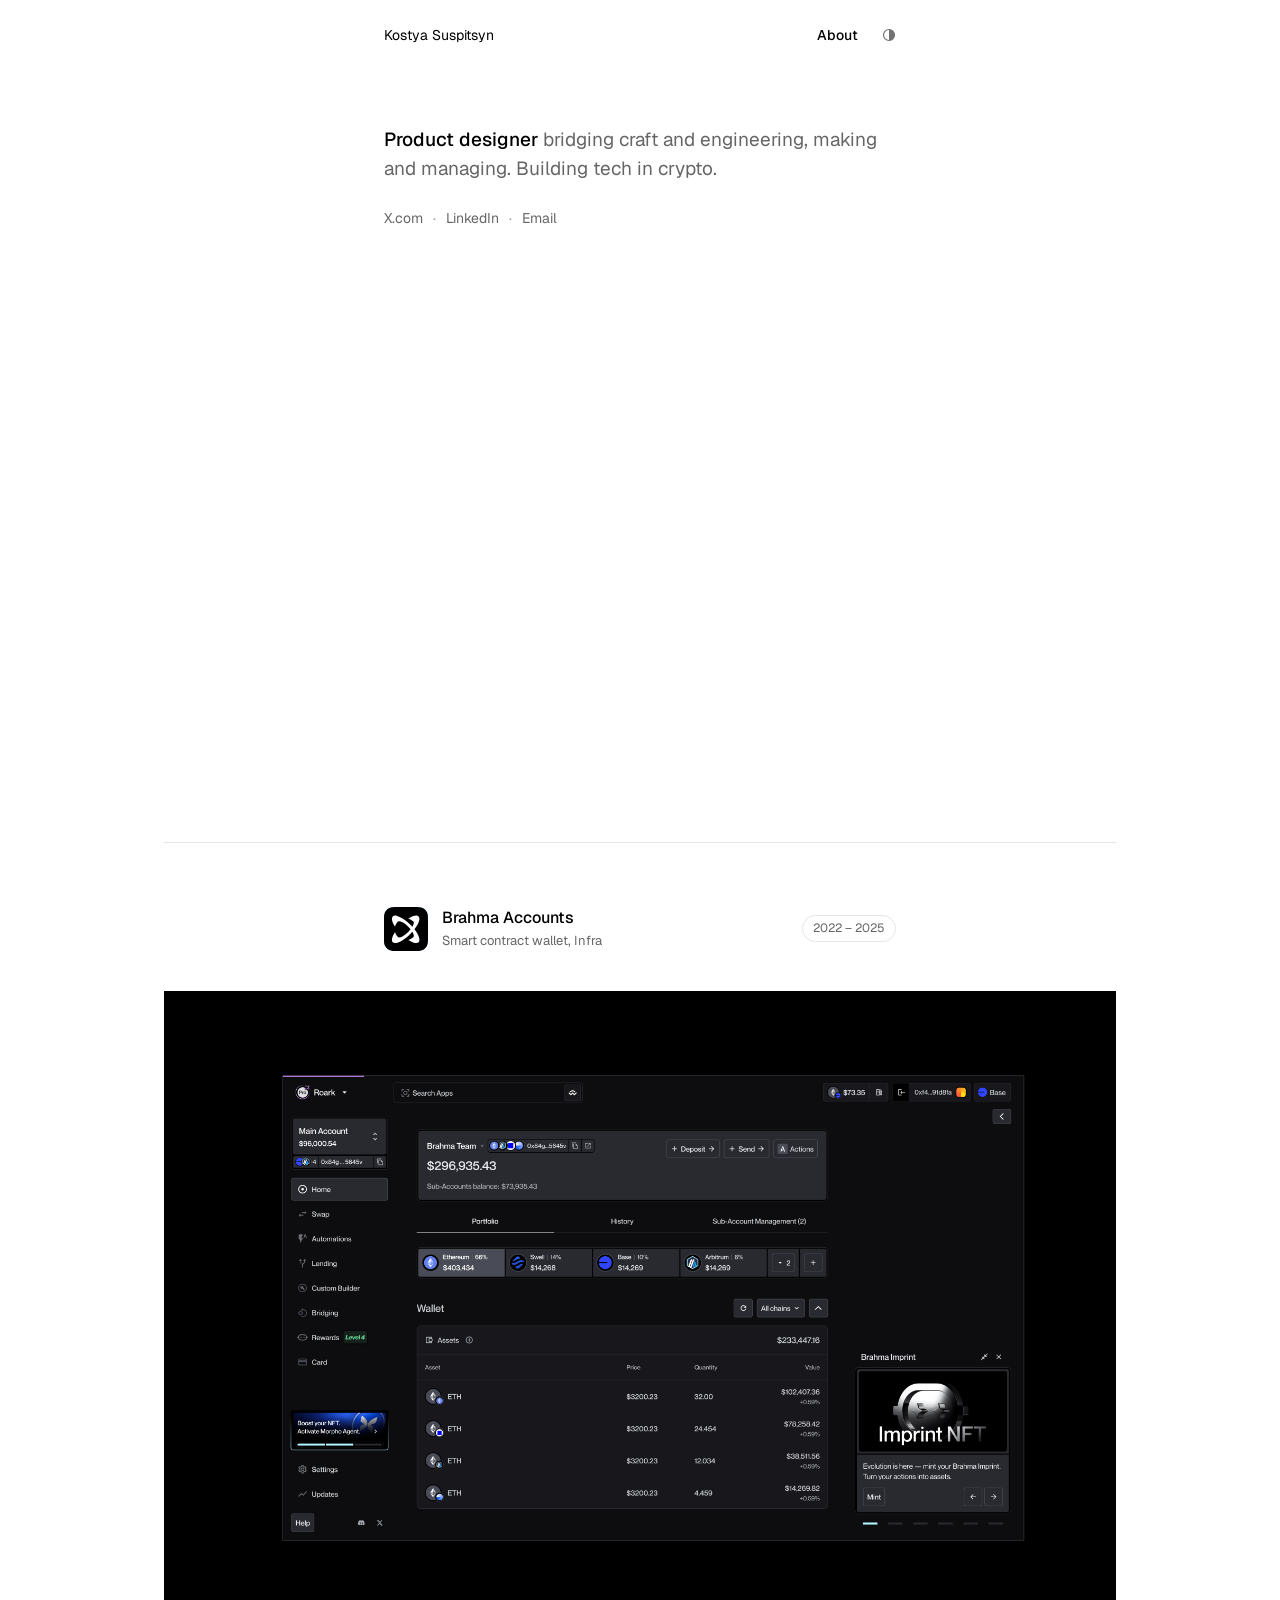
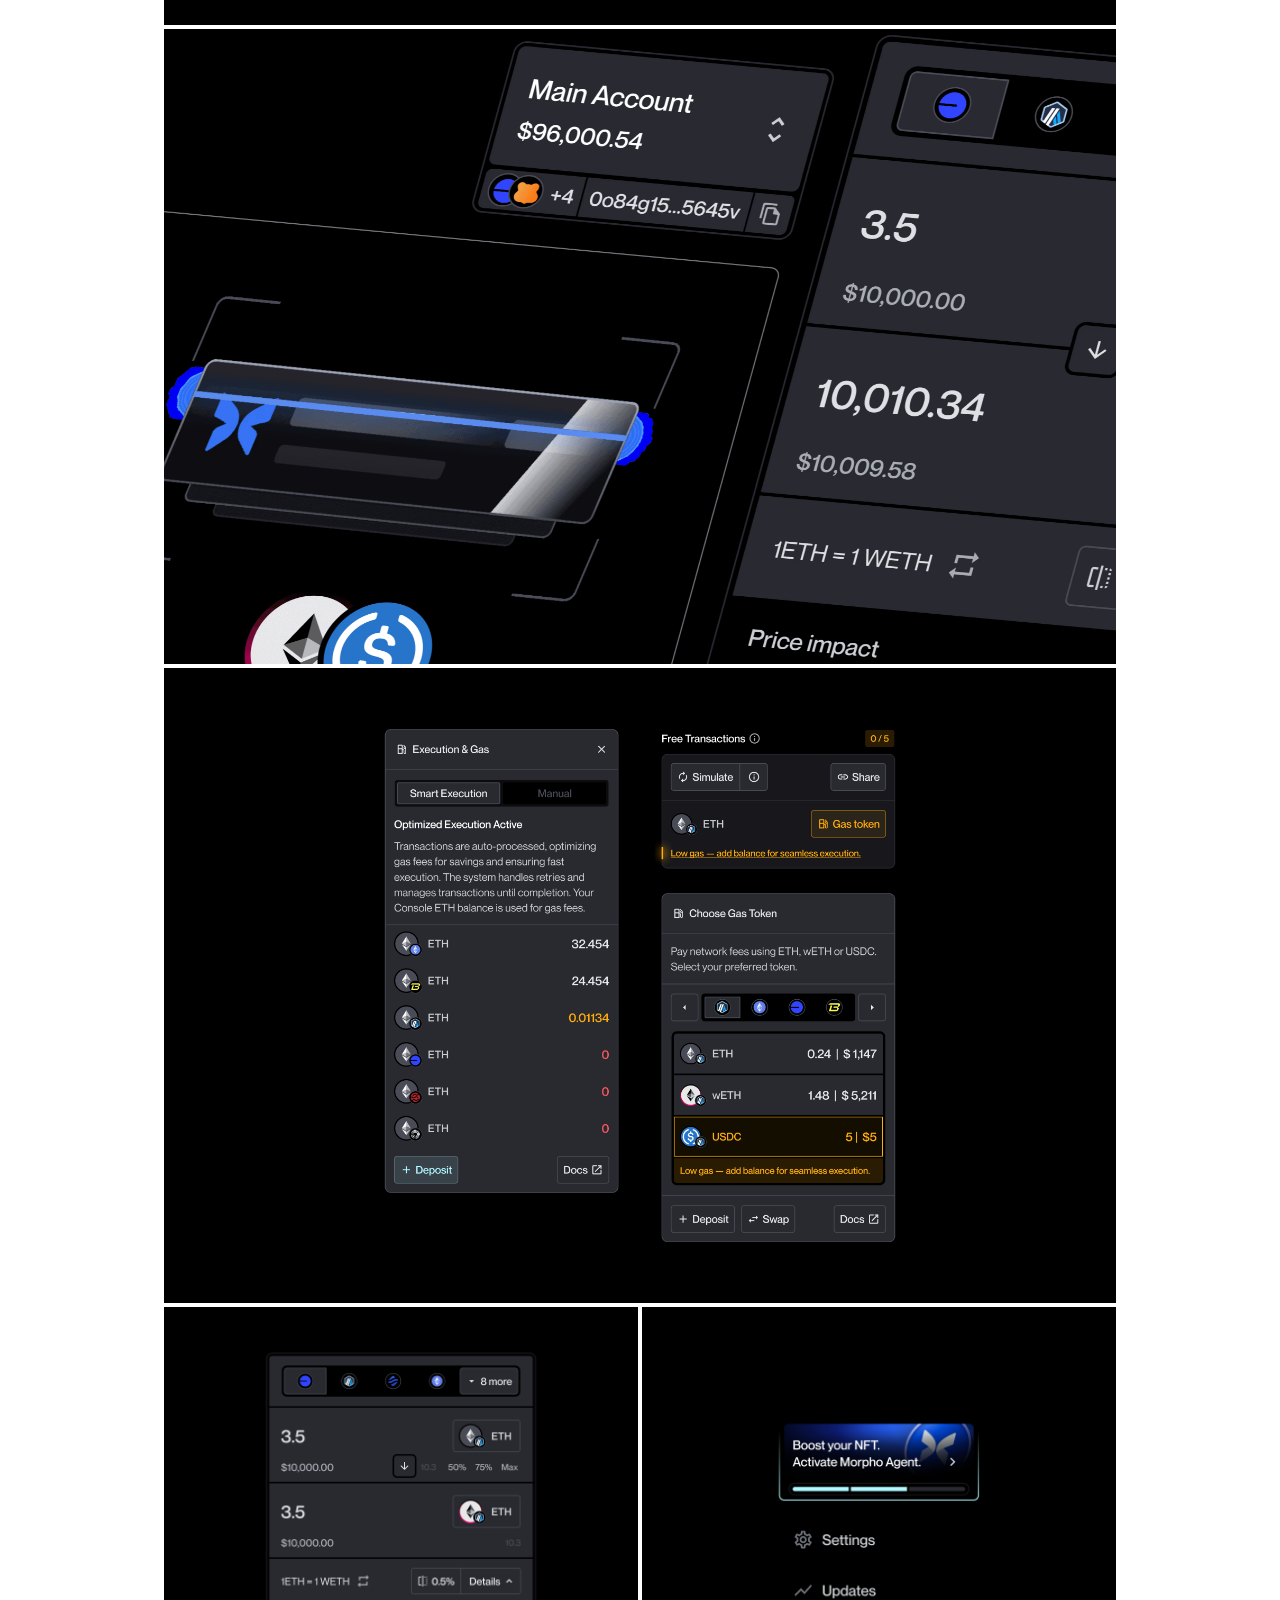
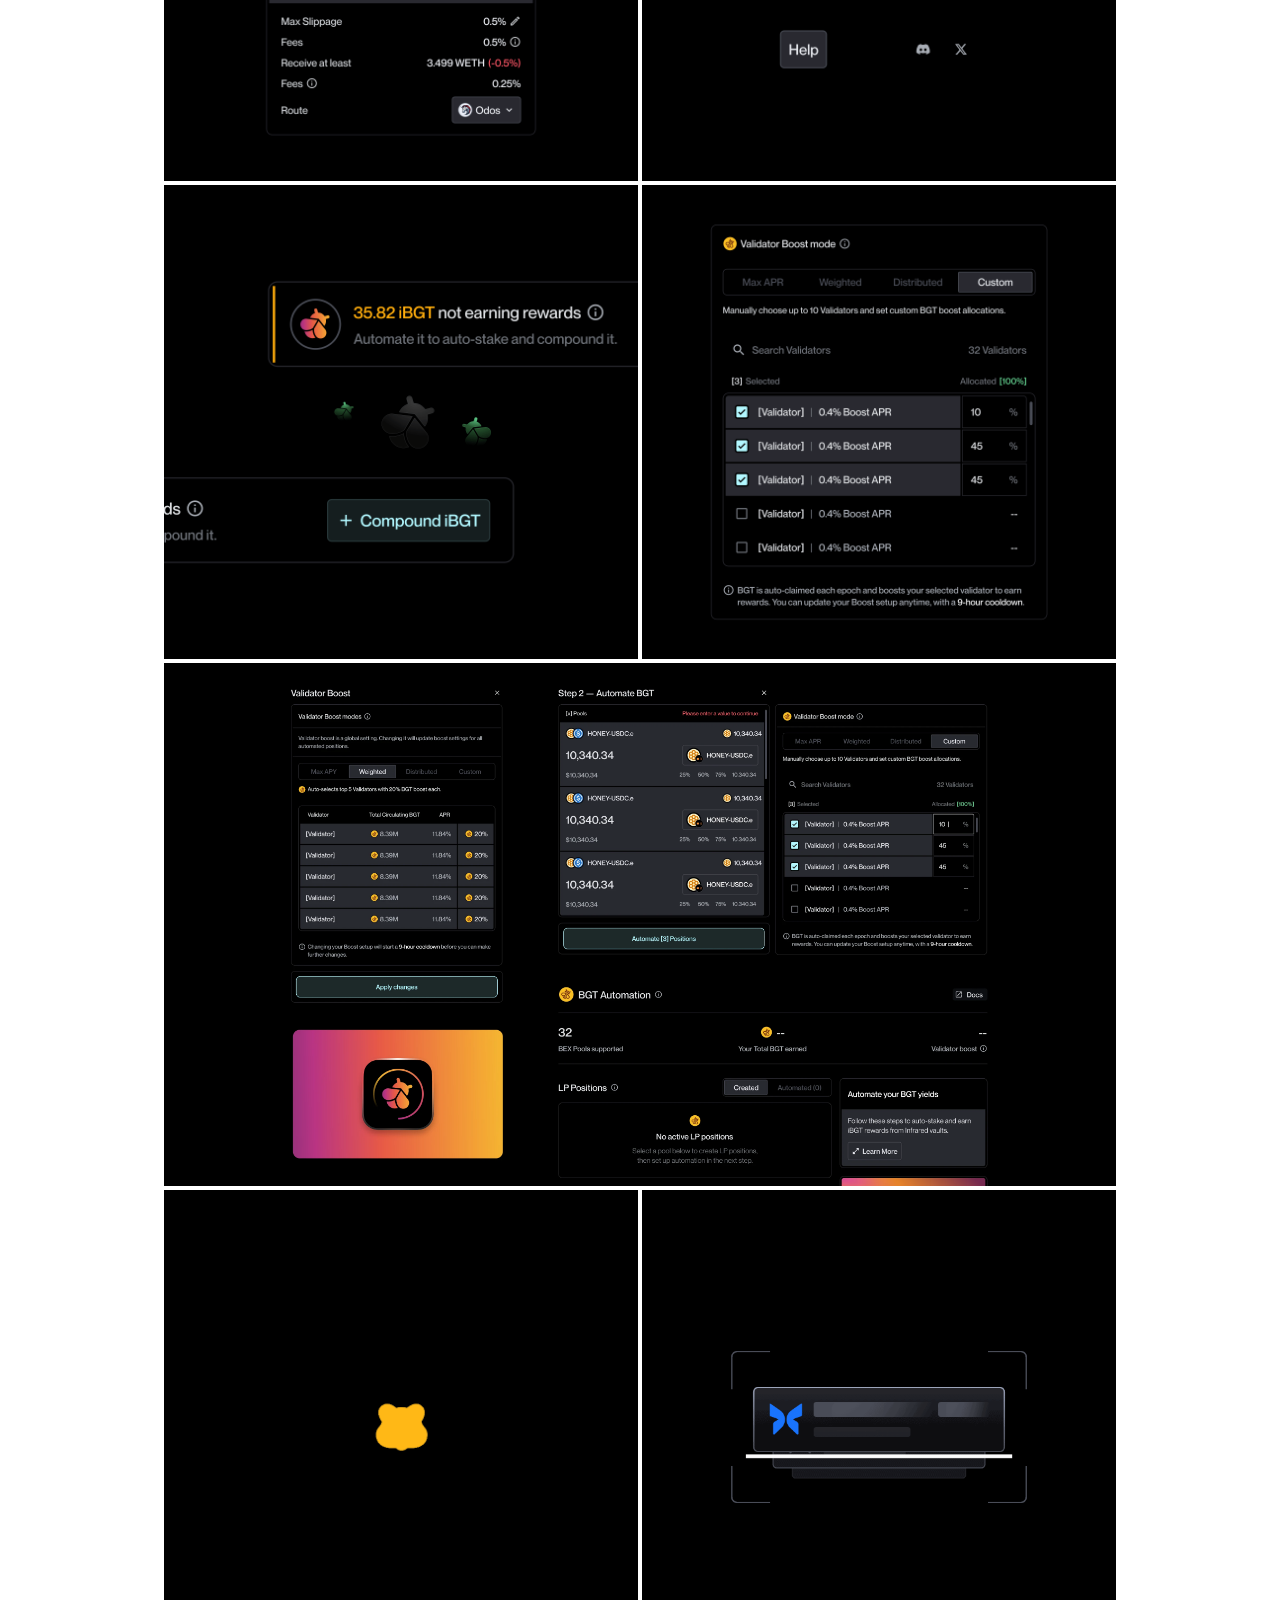
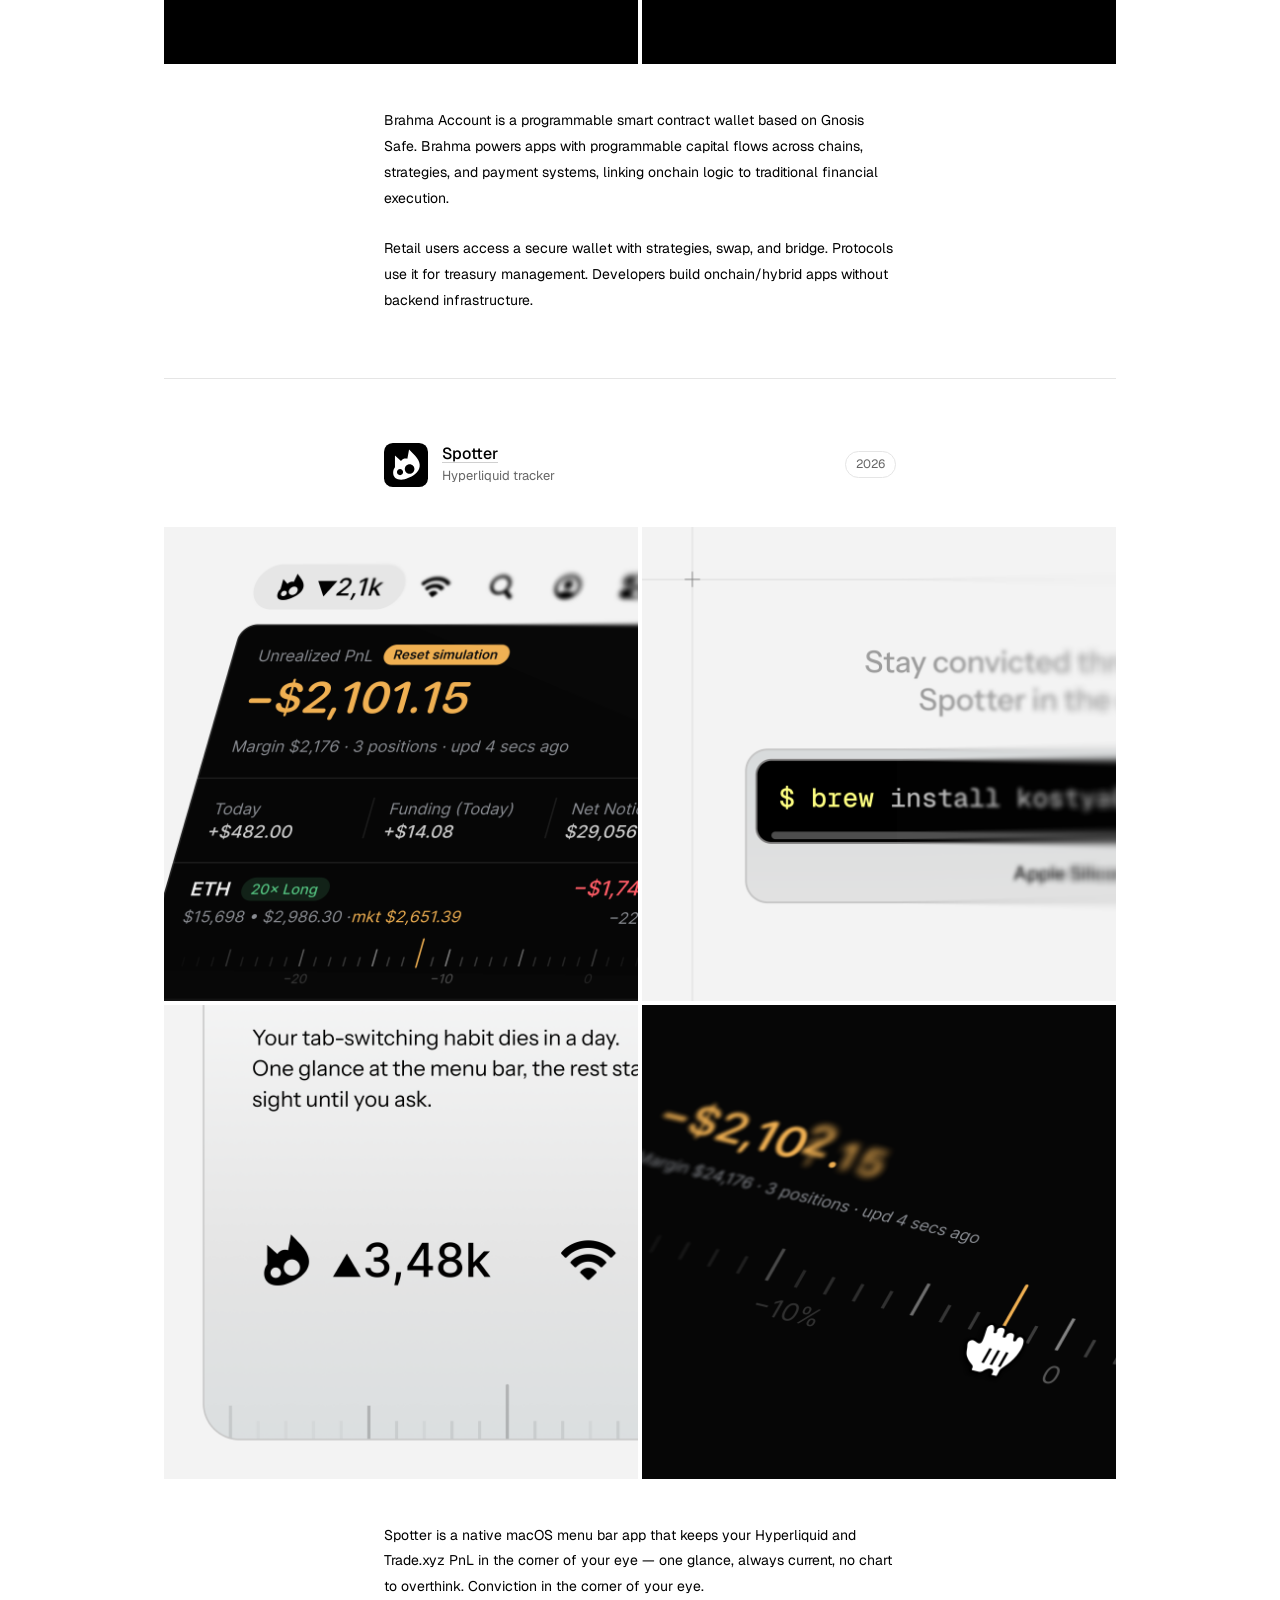
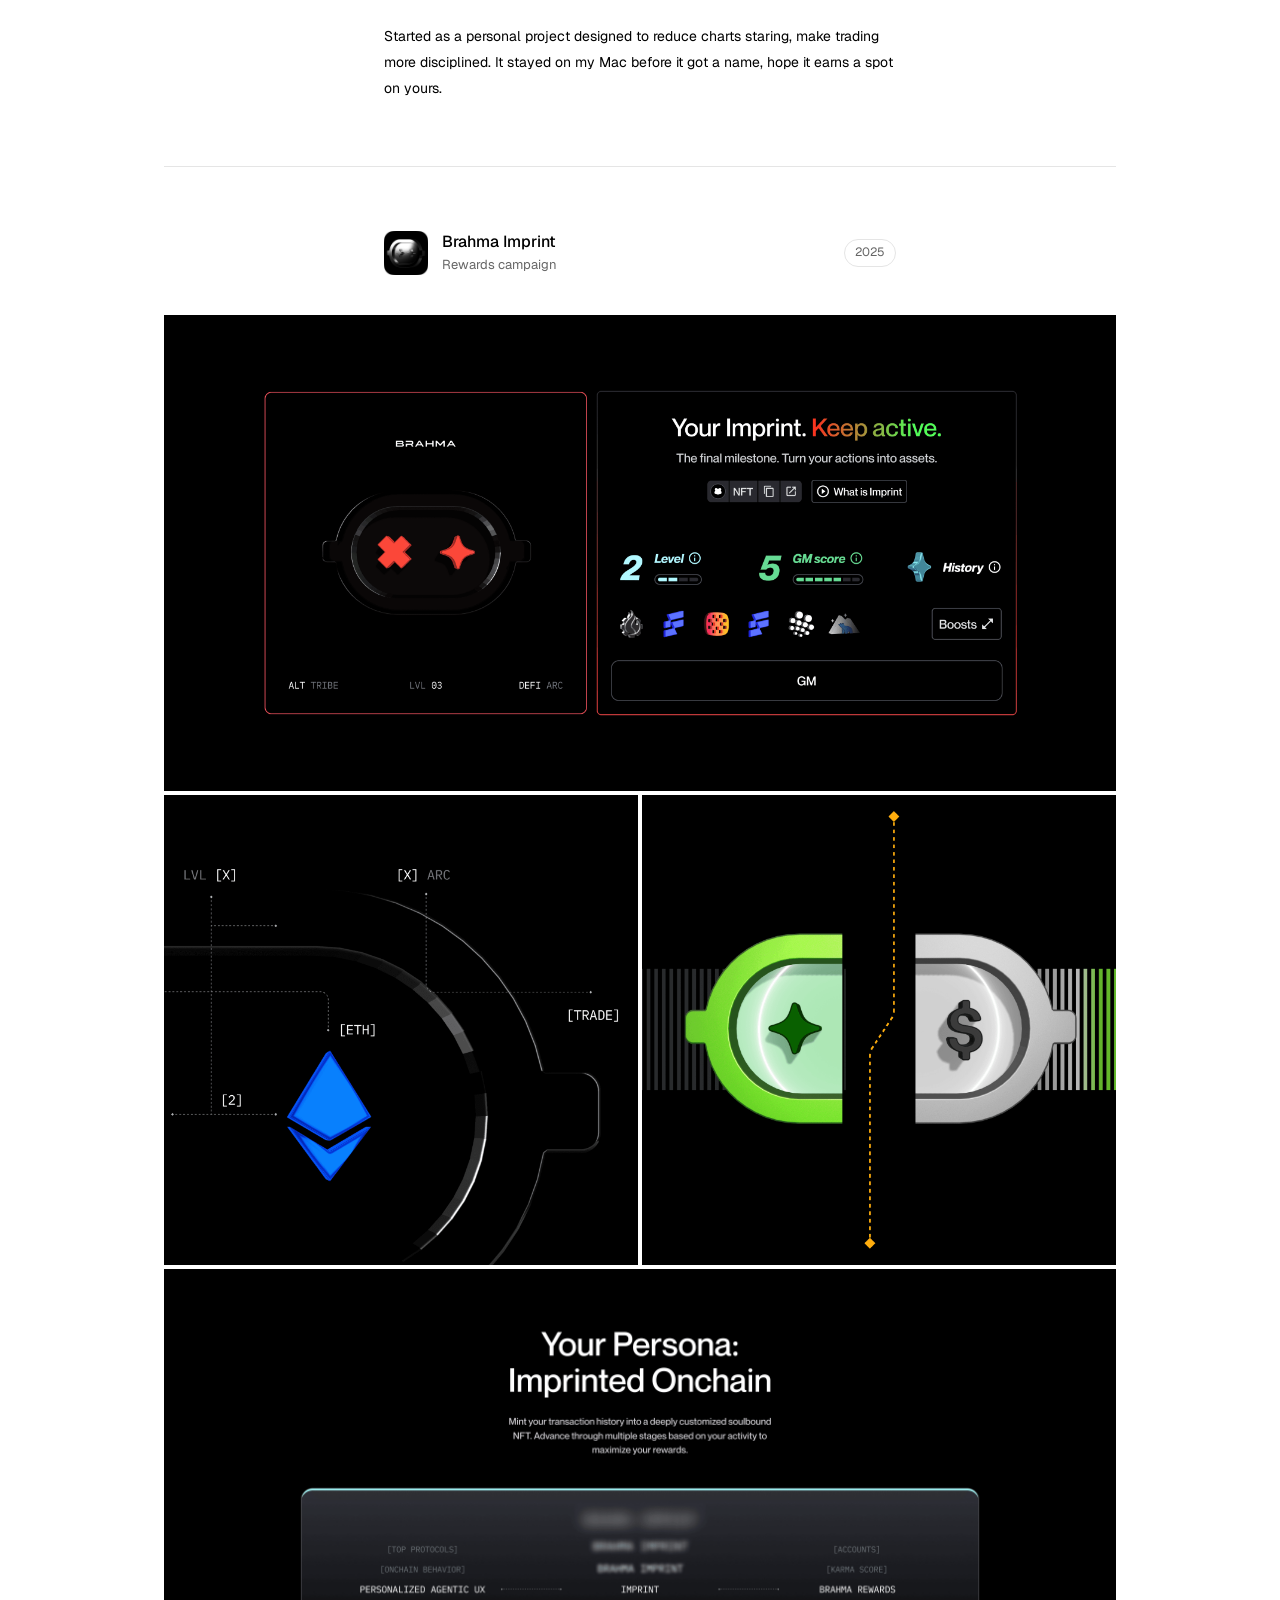
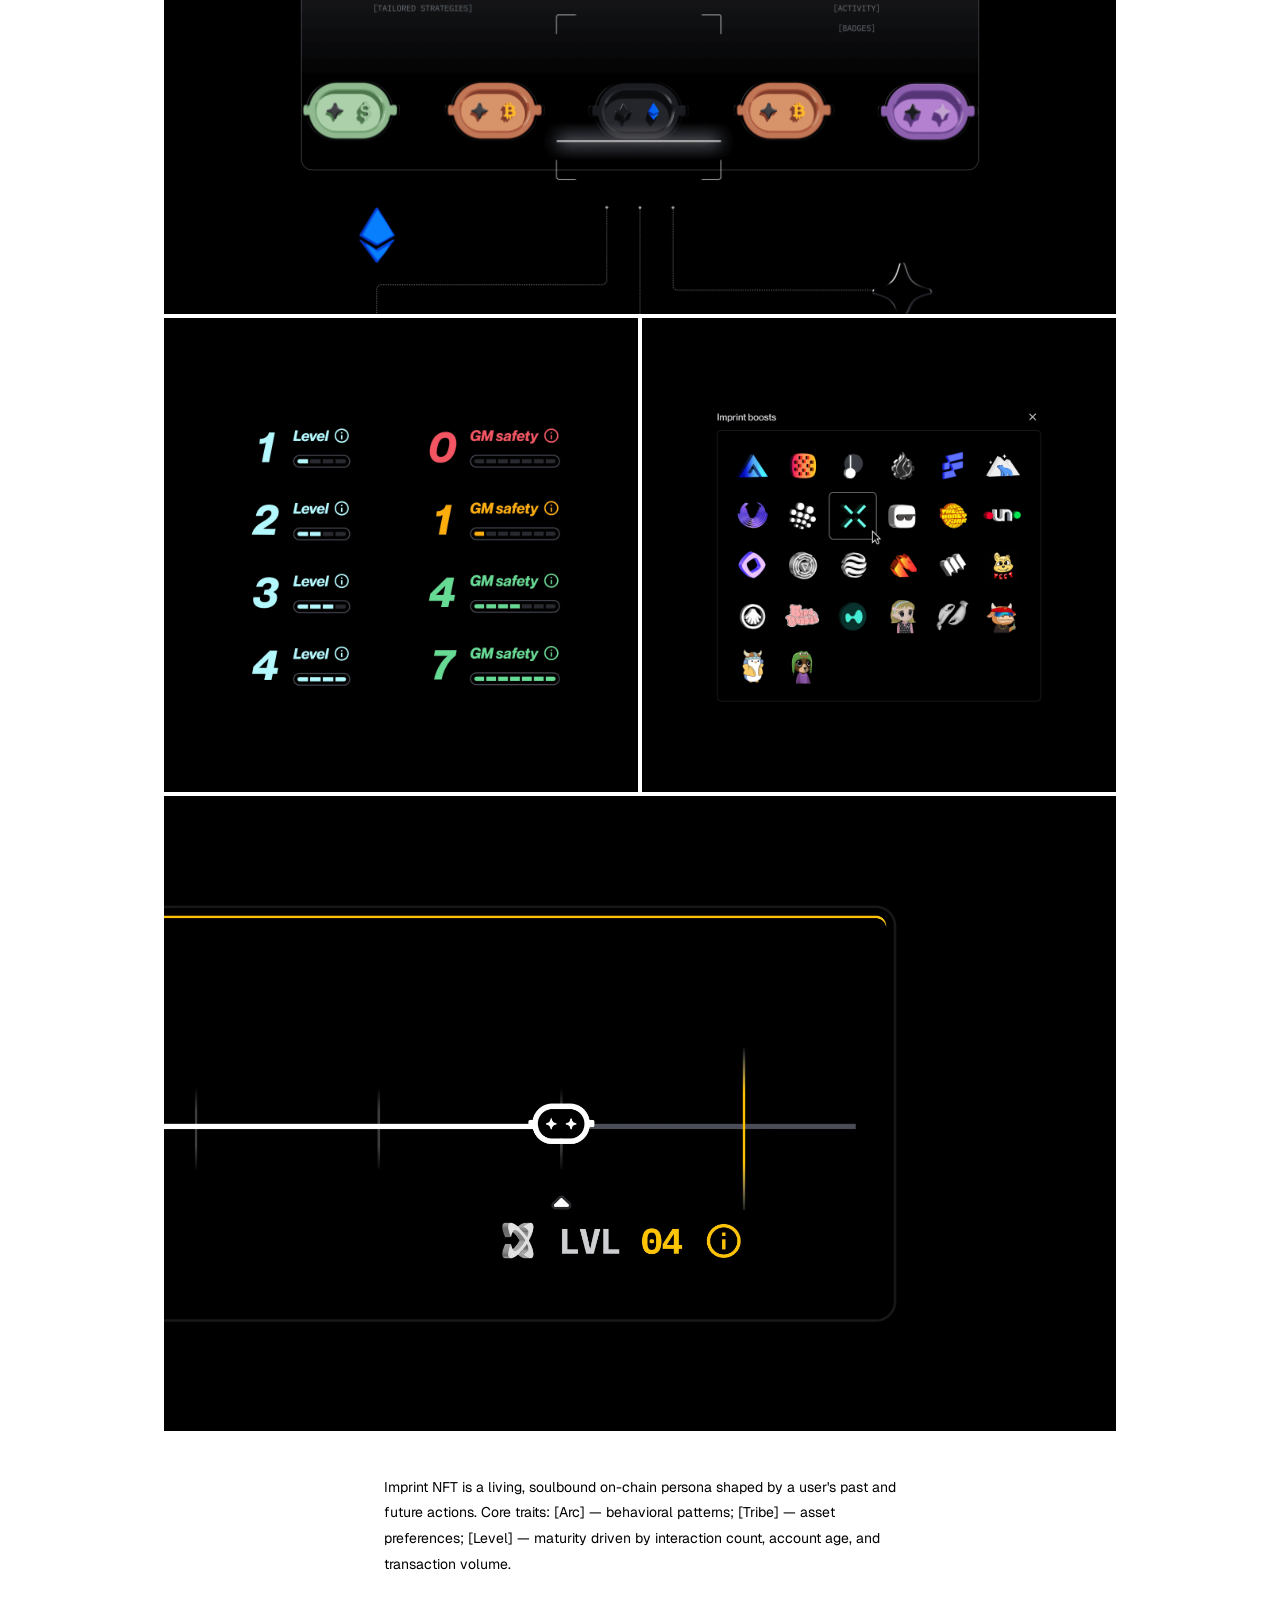
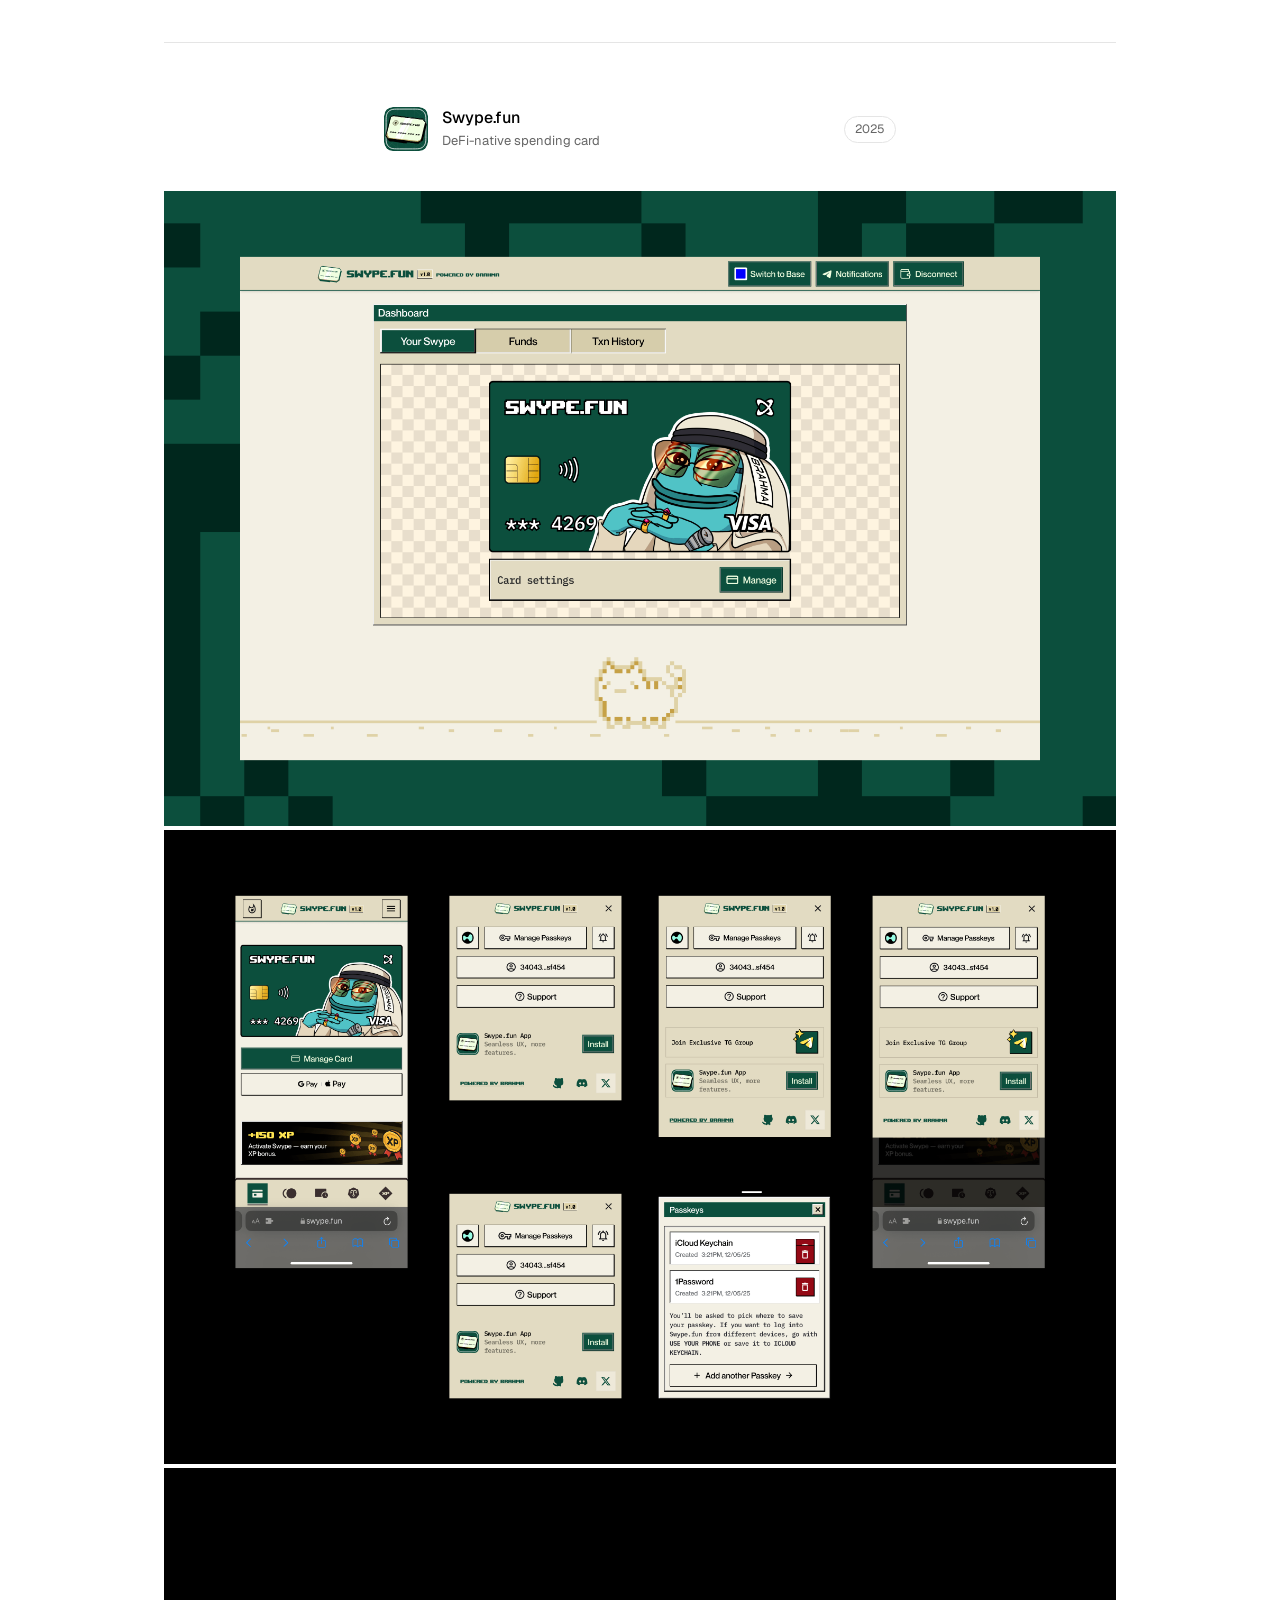
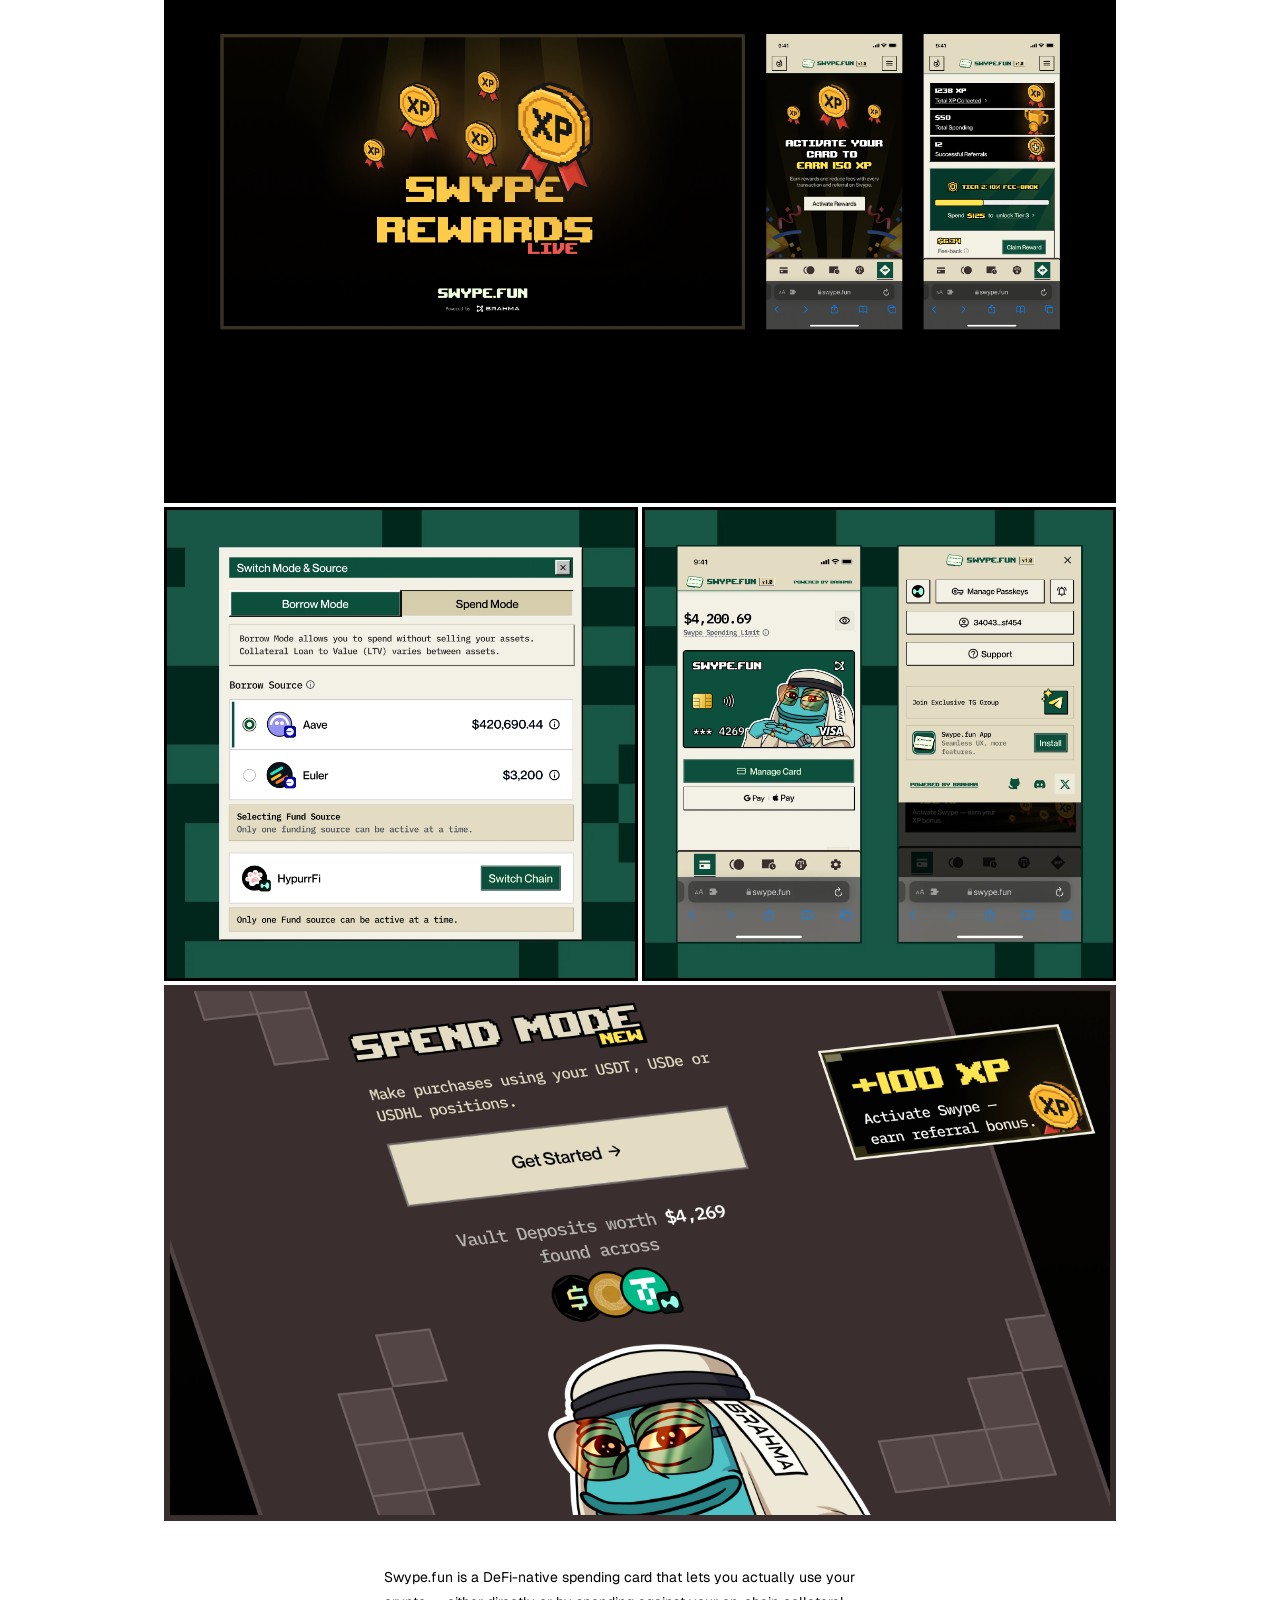
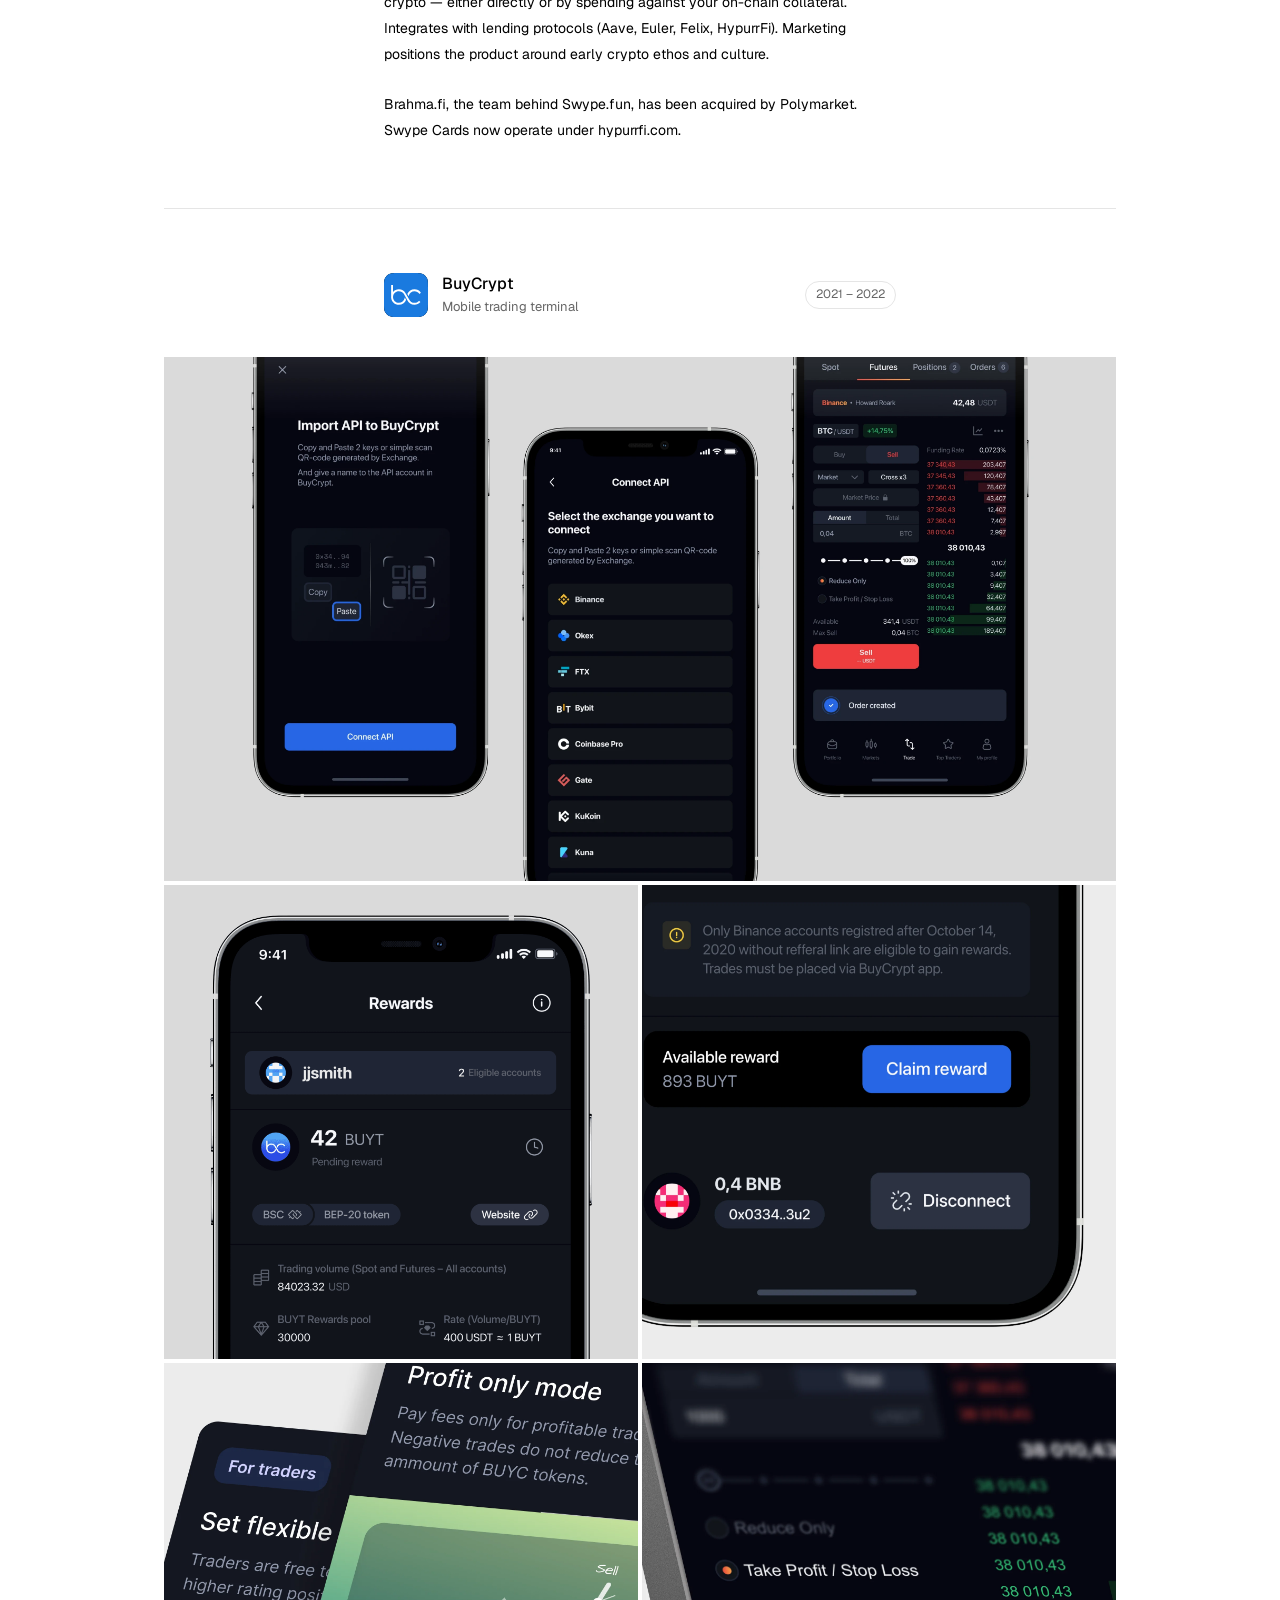
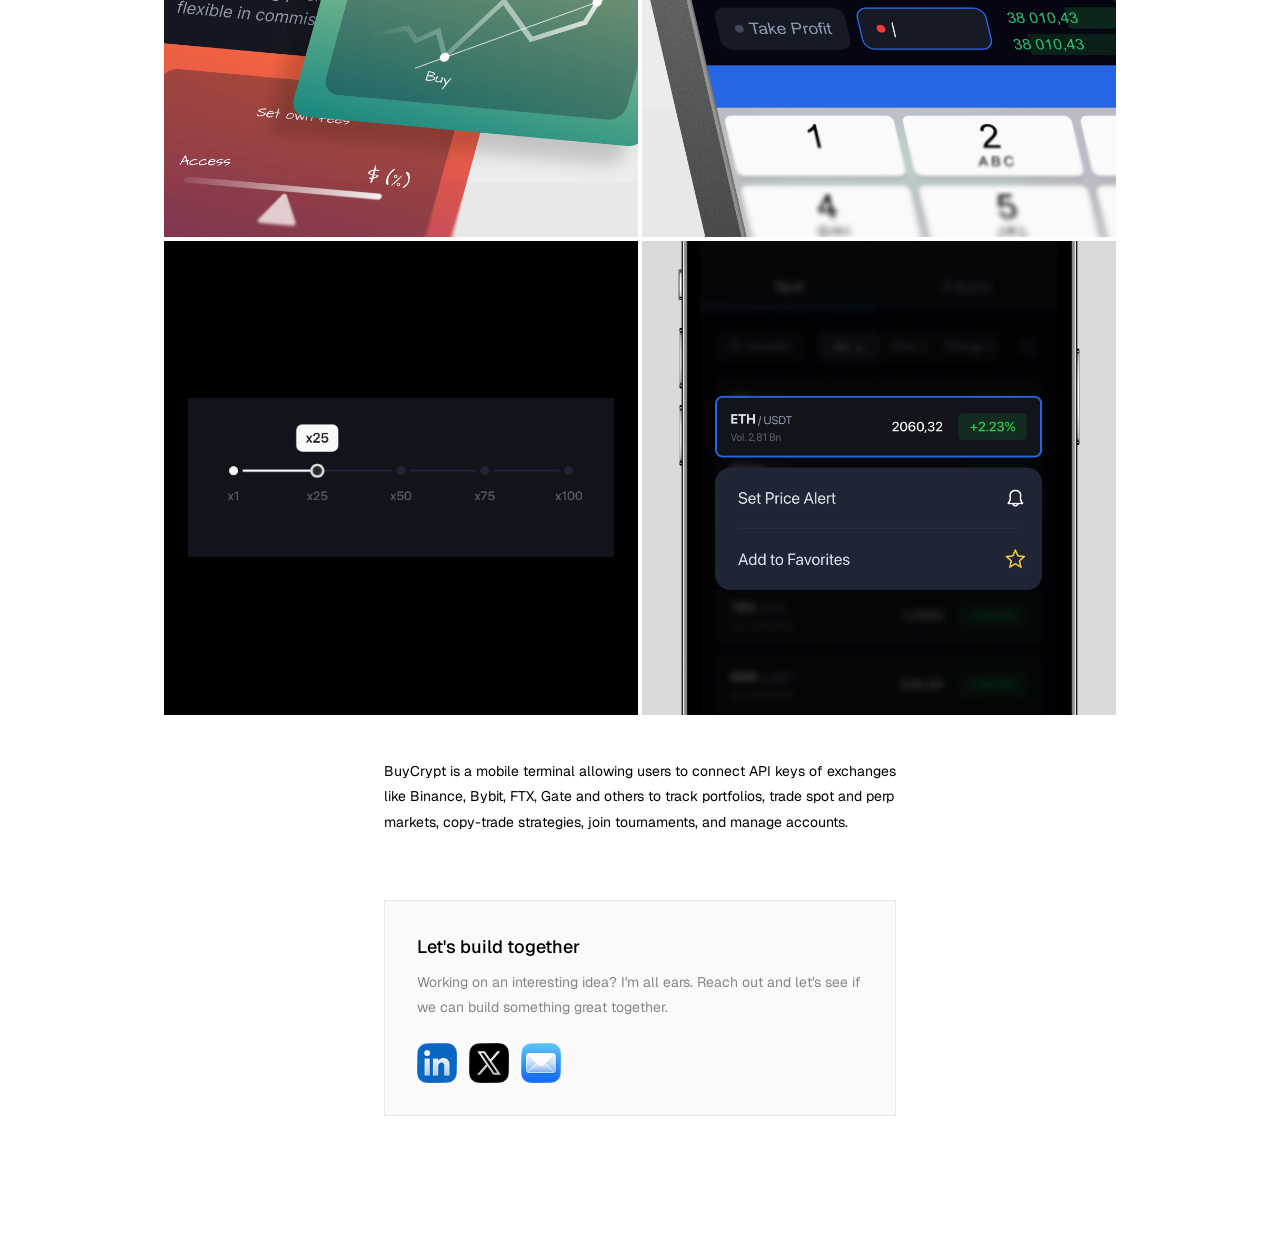
<file: craft.html>
<!DOCTYPE html>
<html lang="en" dir="ltr">
<head>
  <meta charset="utf-8">
  <meta name="viewport" content="width=device-width, initial-scale=1">
  <title>Kostya Suspitsyn</title>

  <!-- This page has moved to the homepage -->
  <meta name="robots" content="noindex">
  <link rel="canonical" href="https://kostya0x.com/">
  <meta http-equiv="refresh" content="0; url=/">

  <!-- Favicon -->
  <link rel="icon" href="assets/images/favicon-light.svg" media="(prefers-color-scheme: light)">
  <link rel="icon" href="assets/images/favicon-dark.svg" media="(prefers-color-scheme: dark)">

  <script>window.location.replace('/');</script>
  <script defer src="https://cdn.vercel-insights.com/v1/script.js"></script>
</head>
<body>
  <p>This page has moved. <a href="/">Go to the homepage</a>.</p>
</body>
</html>
</file>
<file: styles.css>
/* =========================================
   Kostya Suspitsyn — kostya0x.com
   Hand-built from Framer original
   Fonts: Geist Mono + Geist (Google Fonts)
   ========================================= */

@import url('https://fonts.googleapis.com/css2?family=Geist:wght@400;500&display=swap');

/* — Reset — */
*, *::before, *::after { box-sizing: border-box; }
html, body { margin: 0; padding: 0; }
html { overflow-x: hidden; }
h1, h2, h3, h4, h5, h6, p, figure { margin: 0; }
ul, ol { margin: 0; padding: 0; list-style: none; }
img { display: block; max-width: 100%; height: auto; }

/* — Tokens — */
:root {
  --bg:            #fff;
  --text:          #000;
  --text-body:     var(--text);
  --text-muted:    #666;
  --text-dim:      #999;
  --border:        #e5e5e5;
  --link:               #FF6817;
  --link-hover:         #FF6817;
  --link-underline:     #d0d0d0;
  --link-underline-hover: #888;
  --font-sans:     'Geist', Arial, sans-serif;
  --content-width: 1000px;
  --text-width:    512px;
  --page-pad:      24px;
  --gap-xs:        8px;
  --gap-sm:        12px;
  --gap-md:        24px;
  --gap-lg:        40px;
  --gap-xl:        64px;
  --gap-2xl:       112px;
  --radius:        6px;
  --ease-gentle:   cubic-bezier(0.33, 1, 0.68, 1);

  /* Component tokens */
  --term-bg:            #E9E9E9;
  --term-accent-color:  #F75600;
  --term-accent-bg:     #FFE9DE;
  --cta-bg:             #FAFAFA;
  --cta-border:         #E7E7E7;
  --cta-heading-color:  #000;
  --cta-desc-color:     #858585;
}

/* — Base — */
html {
  -webkit-font-smoothing: antialiased;
  -moz-osx-font-smoothing: grayscale;
  background: var(--bg);
  color: var(--text);
  transition: background-color 0.25s ease, color 0.25s ease;
}

body {
  font-family: var(--font-sans);
  font-size: 14px;
  line-height: 1.6;
  background: var(--bg);
  color: var(--text);
}

a {
  color: var(--text);
  text-decoration: underline;
  text-decoration-thickness: 1px;
  text-underline-offset: 3px;
  text-decoration-color: var(--link-underline);
  font-weight: 500;
  transition: color 0.3s var(--ease-gentle), text-decoration-color 0.3s var(--ease-gentle);
}
a:hover {
  color: var(--text);
  text-decoration-color: var(--link-underline-hover);
}

/* — Body copy (Inter) — headings, nav, titles & tags stay mono — */
.hero-body,
.contact-prose,
.page-desc,
.project-desc,
.about-block-text,
.cta-desc {
  font-family: var(--font-sans);
}

/* — Layout — */
.page-wrap {
  max-width: var(--content-width);
  margin: 0 auto;
  padding: 0 var(--page-pad);
}

/* About page: nav stays global width, body returns to the narrow column */
.about-body {
  max-width: var(--text-width);
  margin: 0 auto;
}

/* — Navigation — */
.nav {
  display: flex;
  justify-content: space-between;
  align-items: center;
  padding: 24px 0 16px;
  border-bottom: 1px solid var(--border);
}

.nav-name {
  font-family: var(--font-sans);
  font-size: 14px;
  font-weight: 400;
  color: var(--text);
  text-decoration: none;
}
/* Becomes a flex lockup only when the avatar is present */
.nav-name:has(.nav-avatar) {
  display: inline-flex;
  align-items: center;
  gap: 8px;
}
.nav-name:hover { text-decoration-color: var(--link-underline-hover); }

/* On the About page the brand links home — give it a hover affordance */
.page-about .nav-name {
  text-decoration: underline;
  text-decoration-thickness: 1px;
  text-underline-offset: 3px;
  text-decoration-color: transparent;
}

.nav-avatar {
  width: 28px;
  height: 28px;
  border-radius: 50%;
  overflow: hidden;
  flex-shrink: 0;
  filter: grayscale(100%);
}

.nav-avatar img {
  width: 100%;
  height: 100%;
  object-fit: cover;
  transform: scale(1.2);
}

.nav-links {
  display: flex;
  gap: var(--gap-md);
}

.nav-links a {
  font-family: var(--font-sans);
  font-size: 14px;
  color: var(--text);
  text-decoration: none;
}
.nav-links a:hover { text-decoration: underline; text-decoration-thickness: 1px; text-underline-offset: 3px; text-decoration-color: var(--link-underline-hover); }
.nav-links a.active { text-decoration: underline; text-decoration-thickness: 1px; text-underline-offset: 3px; text-decoration-color: var(--link-underline-hover); }

/* — Hero (left-aligned intro above the video) — */
.nav--home { border-bottom: none; }

.hero {
  display: flex;
  flex-direction: column;
}

/* Menu shares the narrow text column (both pages) */
.nav--home {
  width: min(var(--text-width), 100%);
  margin-inline: auto;
}

.hero-inner {
  padding: var(--gap-xl) 0 72px;
}

.hero-content {
  display: flex;
  flex-direction: column;
  gap: 16px;
  max-width: var(--text-width);
  margin-inline: auto;
}

.hero-avatar {
  width: 32px;
  height: 32px;
  border-radius: 50%;
  overflow: hidden;
  flex-shrink: 0;
  filter: grayscale(100%);
}

.hero-avatar img {
  width: 100%;
  height: 100%;
  object-fit: cover;
  transform: scale(1.2);
}

.hero-copy {
  max-width: var(--text-width);
  margin: 0;
  text-align: left;
  text-wrap: pretty;
  font-family: var(--font-sans);
  font-size: 19px;
  line-height: 1.5;
  color: var(--text-muted);
}

.hero-strong {
  color: var(--text);
  font-weight: 500;
}

.hero-socials {
  display: flex;
  flex-wrap: wrap;
  align-items: center;
  row-gap: 6px;
  margin-top: 8px;
  font-size: 14px;
}

.hero-socials a {
  color: var(--text-muted);
  font-weight: 400;
  text-decoration: underline;
  text-decoration-thickness: 1px;
  text-underline-offset: 3px;
  text-decoration-color: transparent;
}

.hero-socials a:hover {
  color: var(--text);
  text-decoration-color: var(--link-underline-hover);
}

.hero-socials a:not(:last-child)::after {
  content: "·";
  display: inline-block;
  margin: 0 10px;
  color: var(--text-dim);
  pointer-events: none;
}

/* — Contact prose — */
.contact-prose {
  margin-top: var(--gap-md);
  font-size: 14px;
  line-height: 1.75;
  color: var(--text);
}

/* — Social icons — */
.social-icons {
  display: flex;
  justify-content: center;
  gap: 12px;
  margin-top: 52px;
}

.social-icons a {
  display: inline-flex;
}

.social-icons img {
  display: block;
  width: 40px;
  height: 40px;
  transition: transform 0.2s ease-in-out;
}

.social-icons a:hover img {
  transform: scale(1.05);
}

/* — Italic term — */
.term {
  font-style: normal;
  font-weight: 450;
  background: var(--term-bg);
}

.term-accent {
  font-style: normal;
  font-weight: 600;
  color: var(--term-accent-color);
  background: var(--term-accent-bg);
}

/* — Section divider — */
.divider {
  border: none;
  border-top: 1px solid var(--border);
  margin: 0;
}

/* — Home snippets — */
.snippets-section {
  padding: 0 0 var(--gap-xl);
}

.snippets-label {
  font-size: 12px;
  color: var(--text-muted);
  line-height: 1.6;
  margin-top: 8px;
  margin-bottom: 0;
}

.snippets-label a {
  color: var(--text);
}

.snippets-video {
  overflow: hidden;
}

.snippets-video video {
  width: 100%;
  display: block;
}

/* — Craft Page — */
.craft-intro {
  padding: var(--gap-xl) 0 var(--gap-xl);
}

.page-heading {
  font-family: var(--font-sans);
  font-size: 24px;
  font-weight: 500;
  line-height: 1.25;
  color: var(--text);
  margin-bottom: var(--gap-md);
}

.page-desc {
  font-size: 14px;
  line-height: 1.85;
  color: var(--text);
}

/* — Project sections — */
.project {
  display: flex;
  flex-direction: column;
  padding: var(--gap-xl) 0;
  border-top: 1px solid var(--border);
}

.project-header {
  margin-bottom: var(--gap-lg);
  width: min(var(--text-width), 100%);
  margin-inline: auto;
}

.project-meta {
  display: flex;
  align-items: center;
  gap: 14px;
}

.project-icon {
  flex-shrink: 0;
  display: block;
  width: 44px;
  height: 44px;
  color: var(--border);
}

.project-meta-text {
  display: flex;
  flex-direction: column;
  gap: 3px;
  min-width: 0;
  flex: 1;
}

.project-title {
  font-family: var(--font-sans);
  font-size: 16px;
  font-weight: 500;
  line-height: 1.3;
  color: var(--text);
  margin: 0;
}

.project-tagline {
  font-size: 13px;
  line-height: 1.4;
  color: var(--text-muted);
}

.project-year {
  flex-shrink: 0;
  font-size: 12px;
  color: var(--text-muted);
  border: 1px solid var(--border);
  border-radius: 999px;
  padding: 3px 10px;
  white-space: nowrap;
}

.project-desc {
  order: 1; /* render below the project's images */
  margin-top: var(--gap-lg);
  font-size: 14px;
  line-height: 1.85;
  color: var(--text);
  max-width: var(--text-width);
  margin-inline: auto;
}

.project-desc + .project-desc {
  margin-top: var(--gap-md);
}

/* Two-column description — columns align with the image grid below */
.project-desc-grid {
  order: 1; /* render below the project's images */
  margin-top: var(--gap-lg);
  margin-inline: auto;
  max-width: var(--text-width);
  display: grid;
  grid-template-columns: 1fr;
  row-gap: var(--gap-md);
}

.project-desc-grid .project-desc {
  order: 0;
  margin-top: 0;
  max-width: none;
}

/* — Image layouts — */
.img-single {
  margin-bottom: 4px;
}

.img-single img {
  width: 100%;
}

.img-grid-2 {
  display: grid;
  grid-template-columns: 1fr 1fr;
  gap: 4px;
  margin-bottom: 4px;
}

.img-grid-3 {
  display: grid;
  grid-template-columns: 1fr 1fr;
  gap: 4px;
  margin-bottom: 4px;
}

.img-grid-2 img,
.img-grid-3 img {
  width: 100%;
}

.gif-black-wrap {
  background: #000;
  display: flex;
  align-items: center;
  justify-content: center;
  aspect-ratio: 1 / 1;
}

.gif-black-wrap img {
  width: 30%;
  height: auto;
}

.gif-black-wrap--xl img {
  width: 90%;
}

.gif-black-wrap--lg img {
  width: 70%;
}

.img-caption {
  font-size: 11px;
  color: var(--text-dim);
  line-height: 1.5;
  margin-bottom: var(--gap-lg);
}


/* — About page — */
.about-intro {
  padding: var(--gap-xl) 0 0;
}

.about-sections {
  padding-bottom: 0;
}

.about-block {
  padding: var(--gap-lg) 0;
  border-top: 1px solid var(--border);
}

.about-block-label {
  font-size: 11px;
  text-transform: uppercase;
  letter-spacing: 0.1em;
  color: var(--text-dim);
  margin-bottom: var(--gap-md);
}

.about-block-text {
  font-size: 14px;
  line-height: 1.85;
  color: var(--text);
}

.about-block-text p + p {
  margin-top: var(--gap-sm);
}

/* — CTA Footer — */
.cta {
  max-width: var(--text-width);
  margin-inline: auto;
  padding: 32px;
  background: var(--cta-bg);
  border: 1px solid var(--cta-border);
  margin-bottom: var(--gap-2xl);
  transition: background-color 0.25s ease, border-color 0.25s ease;
}

.cta-heading {
  font-family: var(--font-sans);
  font-size: 18px;
  font-weight: 500;
  color: var(--cta-heading-color);
  margin-bottom: 8px;
}

.cta-desc {
  font-size: 14px;
  line-height: 1.75;
  color: var(--cta-desc-color);
  max-width: 480px;
  margin-bottom: 24px;
}

.cta-links {
  display: flex;
  gap: 12px;
  flex-wrap: wrap;
}

.cta-links img {
  display: block;
  width: 40px;
  height: 40px;
  transition: transform 0.2s ease-in-out;
}

.cta-links a:hover img {
  transform: scale(1.05);
}

/* — Site footer — */
.site-footer {
  max-width: var(--content-width);
  margin: 0 auto;
  padding: var(--gap-md) var(--page-pad) 0;
  font-size: 12px;
}

/* — Body copy color — softer than headings in dark mode to reduce eye strain — */
.hero-body,
.contact-prose,
.page-desc,
.project-desc,
.about-block-text {
  color: var(--text-body);
}

/* ——— Themes ——— */

[data-theme="dark"] {
  --bg:                 #121212;
  --text:               #F0F0F0;
  --text-body:          #AAAAAA;
  --text-muted:         #909090;
  --text-dim:           #5C5C5C;
  --border:             #303030;
  --link:               #FF6817;
  --link-hover:         #FF6817;
  --link-underline:     #484848;
  --link-underline-hover: #909090;
  --term-bg:            #282828;
  --term-accent-bg:     #2C1506;
  --cta-bg:             #1E1E1E;
  --cta-border:         #303030;
  --cta-heading-color:  #F0F0F0;
  --cta-desc-color:     #909090;
}


/* ——— Theme Picker ——— */

.theme-btn {
  background: none;
  border: none;
  padding: 0;
  cursor: pointer;
  color: var(--text);
  display: flex;
  align-items: center;
  line-height: 1;
  opacity: 0.55;
  transition: opacity 0.3s var(--ease-gentle), color 0.3s var(--ease-gentle);
}

.theme-btn:hover {
  opacity: 1;
}

.theme-btn svg {
  transition: transform 0.2s ease-in-out;
}

[data-theme="dark"] .theme-btn svg {
  transform: rotate(180deg);
}

/* ——— Responsive ——— */

/* Mobile: <810px */
@media (max-width: 809px) {
  :root {
    --content-width: 100%;
    --gap-2xl: 72px;
  }

  .hero-copy { font-size: 18px; }
  .hero-inner { padding: var(--gap-xl) 0 var(--gap-xl); }

  .project-desc { max-width: none; }

  .img-grid-2,
  .img-grid-3 { grid-template-columns: 1fr; }

}
</file>
